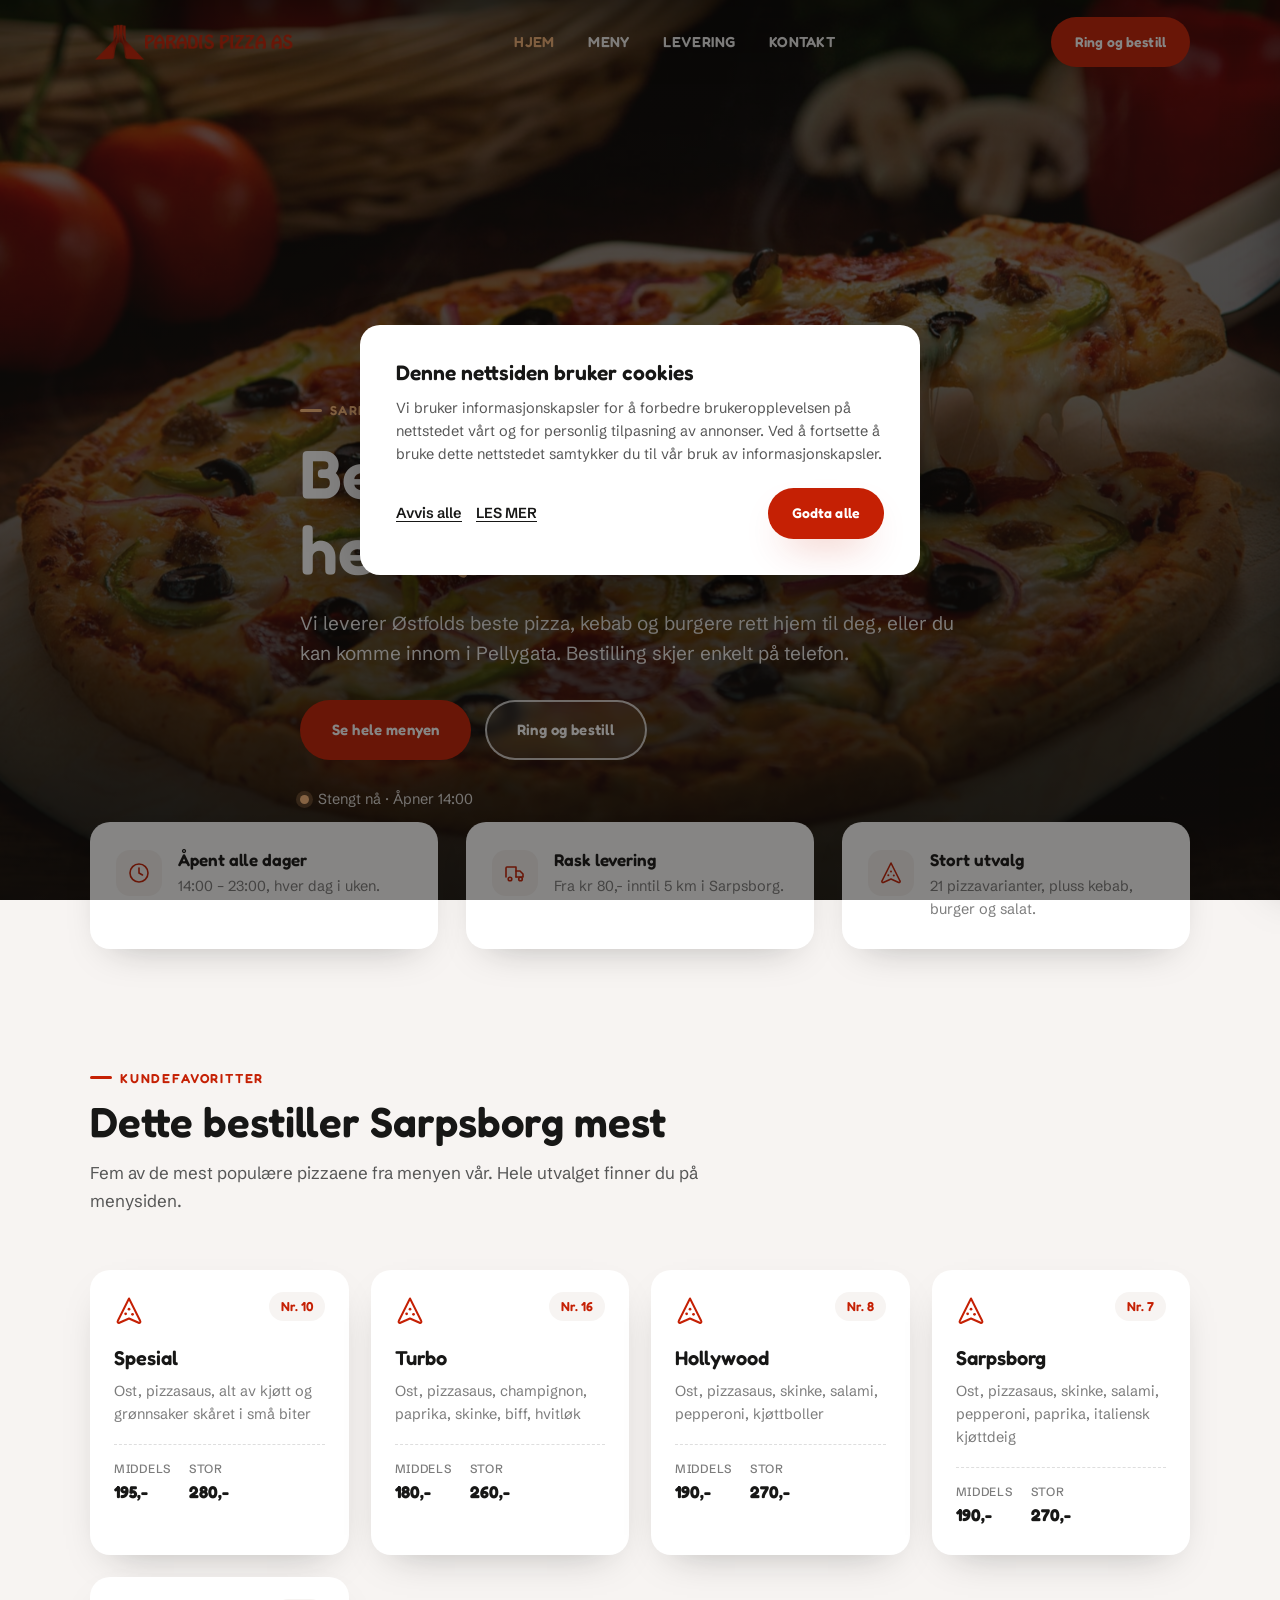
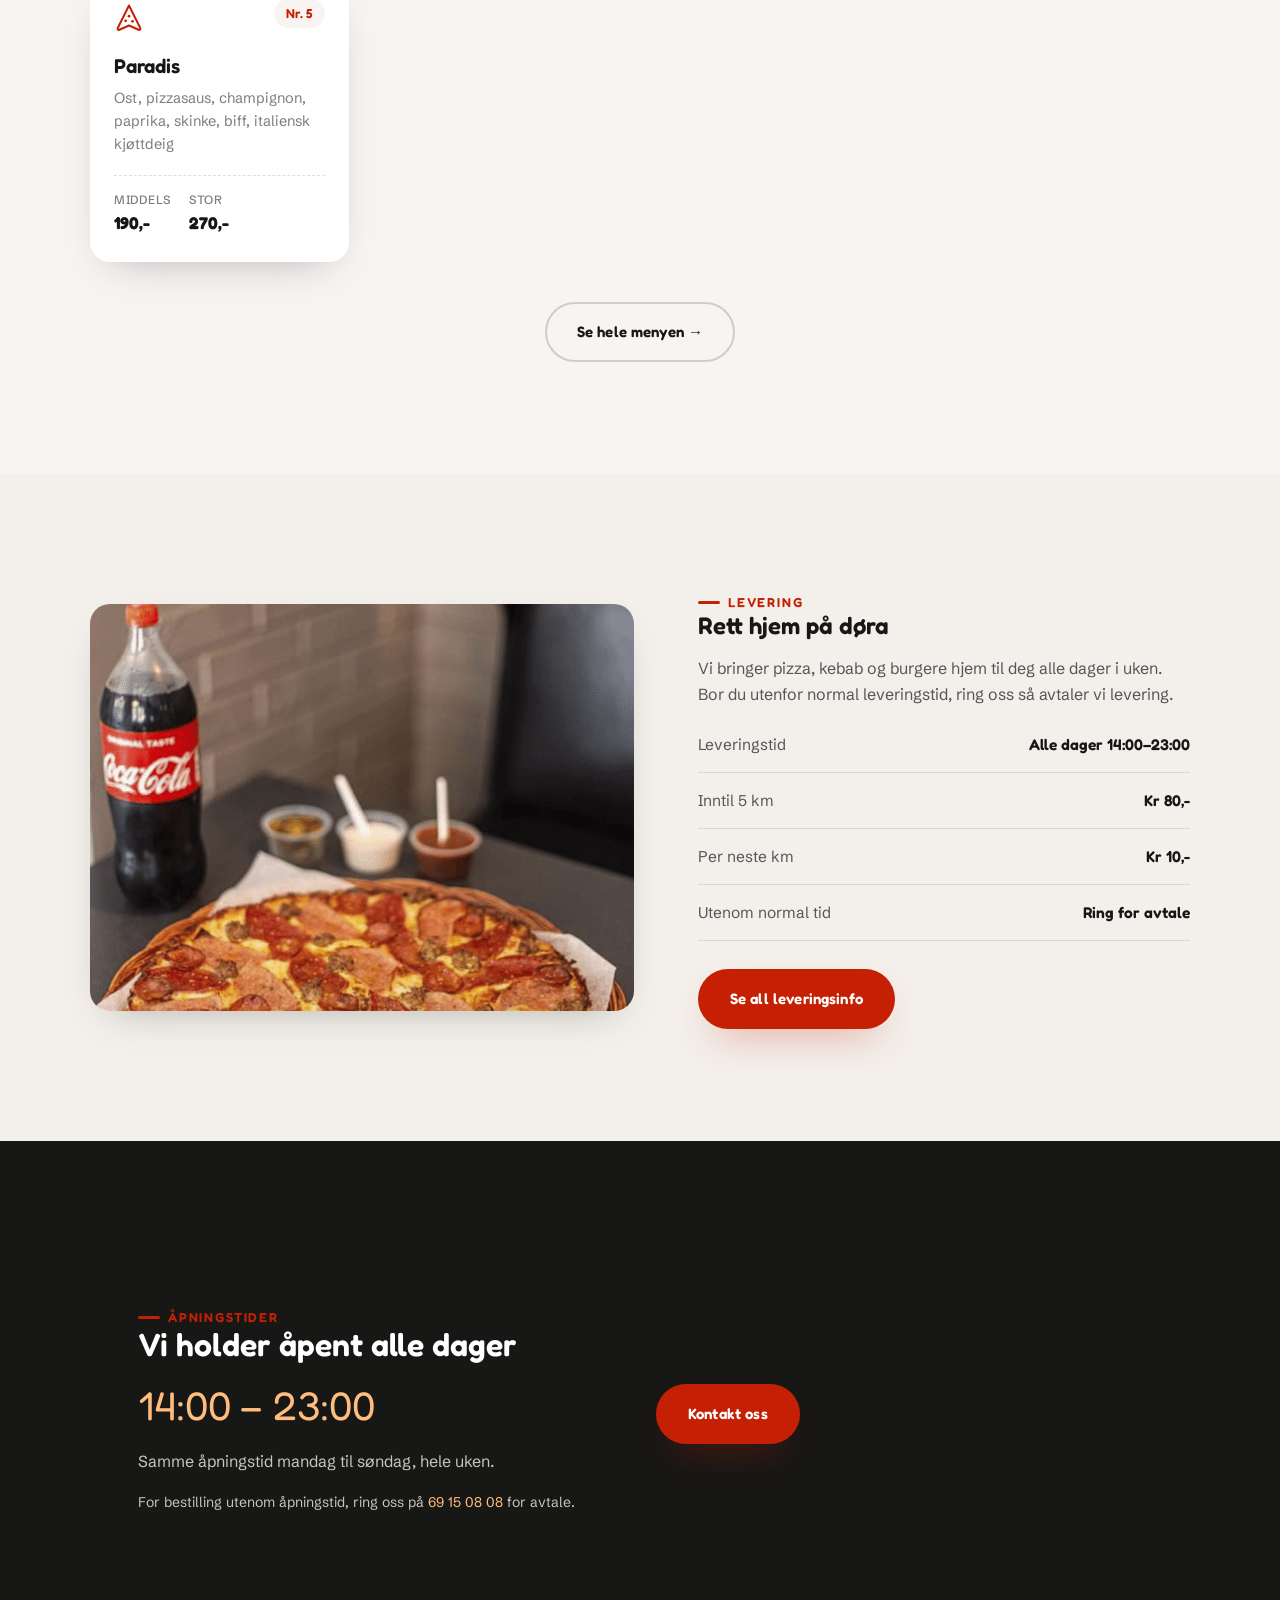
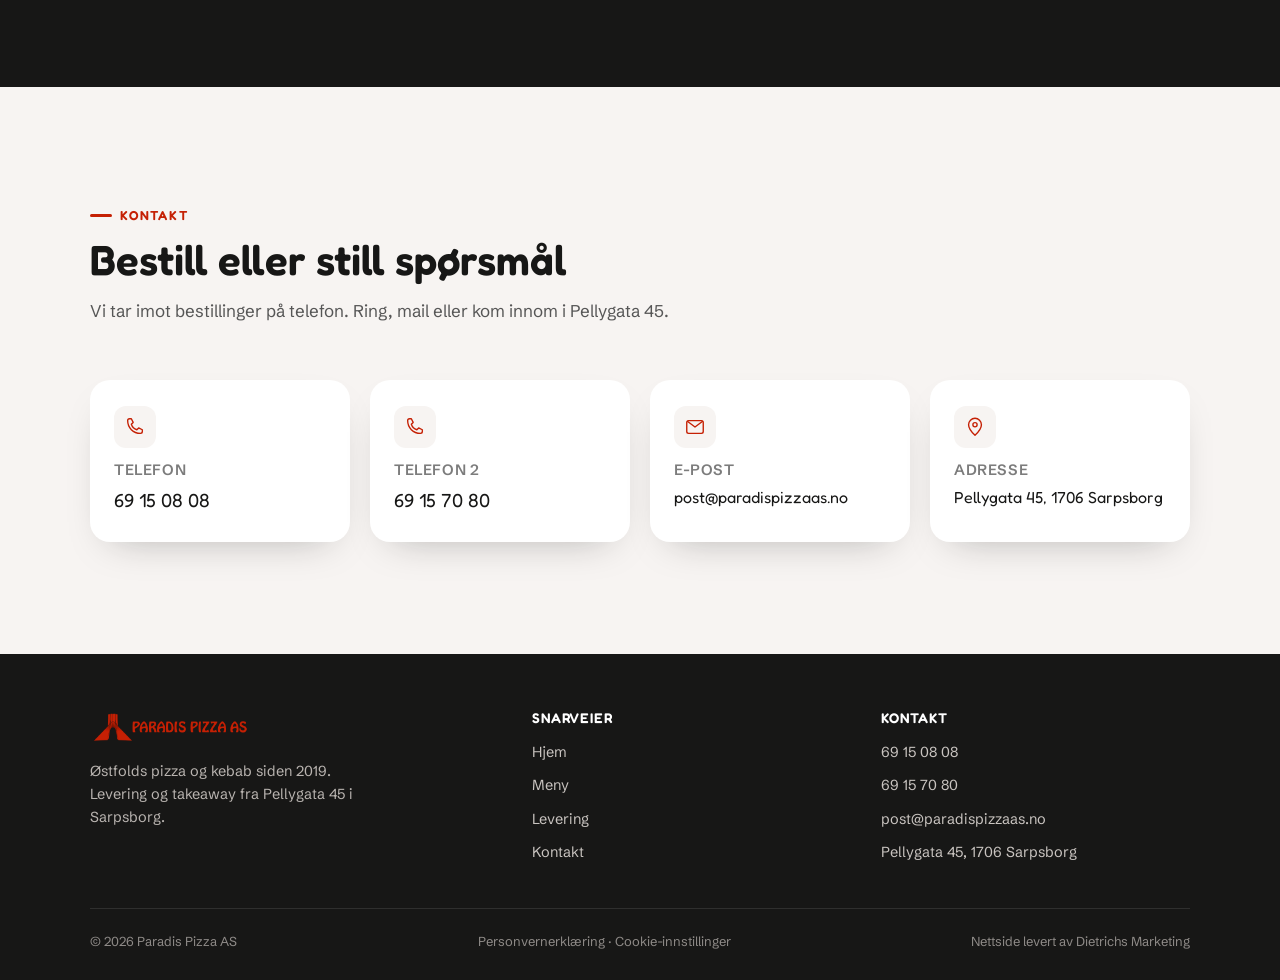
<file: index.html>
<!DOCTYPE html>
<html lang="no">
<head>
<meta charset="UTF-8">
<meta name="viewport" content="width=device-width, initial-scale=1">
<title>Paradis Pizza AS – Pizza og kebab i Sarpsborg | Takeaway</title>
<meta name="description" content="Paradis Pizza AS leverer Østfolds beste pizza, kebab og burgere i Sarpsborg. Åpent alle dager 14:00–23:00. Ring 69 15 08 08 for bestilling.">
<meta name="theme-color" content="#C52004">
<link rel="icon" href="assets/favicon.png">
<link rel="stylesheet" href="style.css">
</head>
<body>

<header class="site-header">
  <div class="container">
    <a class="brand" href="index.html"><img src="assets/ParadisLogo.png" alt="Paradis Pizza AS"></a>
    <nav class="nav-links">
      <a href="index.html" class="current">Hjem</a>
      <a href="meny.html">Meny</a>
      <a href="levering.html">Levering</a>
      <a href="kontakt.html">Kontakt</a>
    </nav>
    <div class="nav-right">
      <a class="btn btn-primary btn-sm nav-cta" href="tel:+4769150808">Ring og bestill</a>
      <button class="hamburger" aria-label="Åpne meny"><span></span><span></span><span></span></button>
    </div>
  </div>
</header>

<div class="scrim"></div>
<aside class="mobile-menu">
  <div class="mobile-menu-top">
    <img src="assets/ParadisLogo.png" alt="Paradis Pizza AS">
    <button class="mobile-close" aria-label="Lukk meny">✕</button>
  </div>
  <nav class="mobile-links">
    <a href="index.html" class="current">Hjem</a>
    <a href="meny.html">Meny</a>
    <a href="levering.html">Levering</a>
    <a href="kontakt.html">Kontakt</a>
  </nav>
  <div class="mobile-menu-bottom">
    <a class="btn btn-primary btn-block" href="tel:+4769150808">Ring: 69 15 08 08</a>
    <div class="contact-line">Pellygata 45, 1706 Sarpsborg</div>
  </div>
</aside>

<main>

  <section class="hero">
    <div class="hero-media">
      <img src="assets/hero-pizza.jpg" alt="Nybakt pizza fra Paradis Pizza AS" fetchpriority="high">
    </div>
    <div class="container hero-content">
      <span class="eyebrow">Sarpsborg · Takeaway &amp; levering</span>
      <h1>Beste pizza i hele <em>Østfold</em>!</h1>
      <p class="lead">Vi leverer Østfolds beste pizza, kebab og burgere rett hjem til deg, eller du kan komme innom i Pellygata. Bestilling skjer enkelt på telefon.</p>
      <div class="hero-actions">
        <a href="meny.html" class="btn btn-primary">Se hele menyen</a>
        <a href="tel:+4769150808" class="btn btn-ghost-light">Ring og bestill</a>
      </div>
      <div class="hero-status">
        <span class="dot"></span>
        <span class="label">Sjekker åpningstider …</span>
      </div>
    </div>
  </section>

  <div class="container">
    <div class="usp-row">
      <div class="usp-card reveal">
        <div class="icon"><svg viewBox="0 0 24 24" fill="none"><circle cx="12" cy="12" r="9" stroke="currentColor" stroke-width="1.6"/><path d="M12 7v5l3.5 2" stroke="currentColor" stroke-width="1.6" stroke-linecap="round"/></svg></div>
        <div><h3>Åpent alle dager</h3><p>14:00 – 23:00, hver dag i uken.</p></div>
      </div>
      <div class="usp-card reveal">
        <div class="icon"><svg viewBox="0 0 24 24" fill="none"><path d="M3 16V7a1 1 0 0 1 1-1h9v10" stroke="currentColor" stroke-width="1.6" stroke-linecap="round" stroke-linejoin="round"/><path d="M13 10h4l3 3v3h-7" stroke="currentColor" stroke-width="1.6" stroke-linecap="round" stroke-linejoin="round"/><circle cx="7" cy="18" r="1.8" stroke="currentColor" stroke-width="1.6"/><circle cx="17.5" cy="18" r="1.8" stroke="currentColor" stroke-width="1.6"/></svg></div>
        <div><h3>Rask levering</h3><p>Fra kr 80,- inntil 5 km i Sarpsborg.</p></div>
      </div>
      <div class="usp-card reveal">
        <div class="icon"><svg viewBox="0 0 24 24" fill="none"><path d="M12 2 21 20a1 1 0 0 1-1.3 1.4L12 18l-7.7 3.4A1 1 0 0 1 3 20L12 2Z" stroke="currentColor" stroke-width="1.6" stroke-linejoin="round"/><circle cx="12" cy="10.5" r="1" fill="currentColor"/><circle cx="9.3" cy="14.2" r="1" fill="currentColor"/><circle cx="14.8" cy="14.6" r="1" fill="currentColor"/></svg></div>
        <div><h3>Stort utvalg</h3><p>21 pizzavarianter, pluss kebab, burger og salat.</p></div>
      </div>
    </div>
  </div>

  <section class="section section-cream">
    <div class="container">
      <div class="section-head reveal">
        <span class="eyebrow">Kundefavoritter</span>
        <h2>Dette bestiller Sarpsborg mest</h2>
        <p>Fem av de mest populære pizzaene fra menyen vår. Hele utvalget finner du på menysiden.</p>
      </div>
      <div class="fav-grid" id="fav-grid"></div>
      <div class="fav-more reveal">
        <a href="meny.html" class="btn btn-ghost-dark">Se hele menyen →</a>
      </div>
    </div>
  </section>

  <section class="section section-alt">
    <div class="container">
      <div class="split">
        <div class="split-media reveal">
          <img src="assets/pizza-cola-table.png" alt="Pizza og brus servert på bordet" loading="lazy">
        </div>
        <div class="split-copy reveal">
          <span class="eyebrow">Levering</span>
          <h2>Rett hjem på døra</h2>
          <p>Vi bringer pizza, kebab og burgere hjem til deg alle dager i uken. Bor du utenfor normal leveringstid, ring oss så avtaler vi levering.</p>
          <ul class="fact-list">
            <li><span>Leveringstid</span> <b>Alle dager 14:00–23:00</b></li>
            <li><span>Inntil 5 km</span> <b>Kr 80,-</b></li>
            <li><span>Per neste km</span> <b>Kr 10,-</b></li>
            <li><span>Utenom normal tid</span> <b>Ring for avtale</b></li>
          </ul>
          <a href="levering.html" class="btn btn-primary">Se all leveringsinfo</a>
        </div>
      </div>
    </div>
  </section>

  <section class="section section-dark">
    <div class="container">
      <div class="hours-card reveal">
        <div>
          <span class="eyebrow">Åpningstider</span>
          <h2>Vi holder åpent alle dager</h2>
          <div class="hours-big">14:00 – 23:00</div>
          <p>Samme åpningstid mandag til søndag, hele uken.</p>
          <p class="hours-note">For bestilling utenom åpningstid, ring oss på <a href="tel:+4769150808" style="color:var(--peach)">69 15 08 08</a> for avtale.</p>
        </div>
        <div>
          <a href="kontakt.html" class="btn btn-primary">Kontakt oss</a>
        </div>
      </div>
    </div>
  </section>

  <section class="section section-cream">
    <div class="container">
      <div class="section-head reveal">
        <span class="eyebrow">Kontakt</span>
        <h2>Bestill eller still spørsmål</h2>
        <p>Vi tar imot bestillinger på telefon. Ring, mail eller kom innom i Pellygata 45.</p>
      </div>
      <div class="contact-grid">
        <div class="contact-card reveal">
          <div class="icon"><svg viewBox="0 0 24 24" fill="none"><path d="M4 5c0-1 1-2 2-2h2l2 4-2 2c1 3 3 5 6 6l2-2 4 2v2c0 1-1 2-2 2C10 19 4 13 4 5Z" stroke="currentColor" stroke-width="1.5" stroke-linejoin="round"/></svg></div>
          <h3>Telefon</h3>
          <a class="value" href="tel:+4769150808">69 15 08 08</a>
        </div>
        <div class="contact-card reveal">
          <div class="icon"><svg viewBox="0 0 24 24" fill="none"><path d="M4 5c0-1 1-2 2-2h2l2 4-2 2c1 3 3 5 6 6l2-2 4 2v2c0 1-1 2-2 2C10 19 4 13 4 5Z" stroke="currentColor" stroke-width="1.5" stroke-linejoin="round"/></svg></div>
          <h3>Telefon 2</h3>
          <a class="value" href="tel:+4769157080">69 15 70 80</a>
        </div>
        <div class="contact-card reveal">
          <div class="icon"><svg viewBox="0 0 24 24" fill="none"><rect x="3" y="5" width="18" height="14" rx="2" stroke="currentColor" stroke-width="1.5"/><path d="m4 6 8 6 8-6" stroke="currentColor" stroke-width="1.5" stroke-linecap="round" stroke-linejoin="round"/></svg></div>
          <h3>E-post</h3>
          <a class="value" href="mailto:post@paradispizzaas.no" style="font-size:16px">post@paradispizzaas.no</a>
        </div>
        <div class="contact-card reveal">
          <div class="icon"><svg viewBox="0 0 24 24" fill="none"><path d="M12 21s7-6.5 7-11.5A7 7 0 0 0 5 9.5C5 14.5 12 21 12 21Z" stroke="currentColor" stroke-width="1.5" stroke-linejoin="round"/><circle cx="12" cy="9.5" r="2.3" stroke="currentColor" stroke-width="1.5"/></svg></div>
          <h3>Adresse</h3>
          <span class="value" style="font-size:16px">Pellygata 45, 1706 Sarpsborg</span>
        </div>
      </div>
    </div>
  </section>

</main>

<footer class="site-footer">
  <div class="container">
    <div class="footer-grid">
      <div class="footer-brand">
        <img src="assets/ParadisLogo.png" alt="Paradis Pizza AS">
        <p>Østfolds pizza og kebab siden 2019. Levering og takeaway fra Pellygata 45 i Sarpsborg.</p>
      </div>
      <div class="footer-col">
        <h4>Snarveier</h4>
        <ul>
          <li><a href="index.html">Hjem</a></li>
          <li><a href="meny.html">Meny</a></li>
          <li><a href="levering.html">Levering</a></li>
          <li><a href="kontakt.html">Kontakt</a></li>
        </ul>
      </div>
      <div class="footer-col">
        <h4>Kontakt</h4>
        <ul>
          <li><a href="tel:+4769150808">69 15 08 08</a></li>
          <li><a href="tel:+4769157080">69 15 70 80</a></li>
          <li><a href="mailto:post@paradispizzaas.no">post@paradispizzaas.no</a></li>
          <li>Pellygata 45, 1706 Sarpsborg</li>
        </ul>
      </div>
    </div>
    <div class="footer-bottom">
      <span>© <span class="js-year">2026</span> Paradis Pizza AS</span>
      <span><a href="personvern.html">Personvernerklæring</a> · <a href="#" class="js-cookie-settings">Cookie-innstillinger</a></span>
      <span>Nettside levert av <a href="https://dmarketing.no" target="_blank" rel="noopener">Dietrichs Marketing</a></span>
    </div>
  </div>
</footer>

<a href="tel:+4769150808" class="call-fab" aria-label="Ring for bestilling"><svg viewBox="0 0 24 24" fill="none"><path d="M4 5c0-1 1-2 2-2h2l2 4-2 2c1 3 3 5 6 6l2-2 4 2v2c0 1-1 2-2 2C10 19 4 13 4 5Z" stroke="currentColor" stroke-width="1.7" stroke-linejoin="round"/></svg></a>

<div class="cookie-scrim" id="cookie-scrim">
  <div class="cookie-modal">
    <h2>Denne nettsiden bruker cookies</h2>
    <p>Vi bruker informasjonskapsler for å forbedre brukeropplevelsen på nettstedet vårt og for personlig tilpasning av annonser. Ved å fortsette å bruke dette nettstedet samtykker du til vår bruk av informasjonskapsler.</p>
    <div class="cookie-more" id="cookie-more">
      <h3>Personvernerklæring</h3>
      <p>Vi tar ditt personvern på alvor og har satt i verk nødvendige tekniske og organisatoriske sikkerhetstiltak for å beskytte dine personlige data. I denne personvernerklæringen vil vi informere deg om hvordan vi samler inn, bruker, oppbevarer og beskytter dine personlige data når du besøker vår nettside. Du kan finne vår organisasjonsnummer og kontaktinformasjon på vår kontaktside eller ved søk på domenet du nå besøker hos Norid.no eller whois.com, og videre søk på org.nr. i brreg.no.</p>
      <h3>Innsamling av data</h3>
      <p>Vi samler inn og lagrer opplysninger som du gir oss gjennom vårt kontaktskjema, inkludert ditt navn, e-postadresse og annen kontaktinformasjon. I tillegg benytter vi oss av Google Fonts, Google Analytics, Google Site Kit og Facebook Pixel for å forbedre nettsiden vår, analysere trafikken og forstå effekten av annonsering på Facebook-plattformen. Vi kan også benytte sosiale medier og andre plattformer for markedsføring, noe som kan resultere i innsamling av din informasjon. Vi formidler ikke dine personopplysninger til tredjeparter eller bruker de i andre systemer om de ikke står beskrevet her, eller du har godkjent formidling ved innsending av skjema. Et eksempel er til en mailtjeneste hvor du på forhånd har godkjent å motta eposter eller har frivillig meldt deg på et nyhetsbrev.</p>
      <h3>Google og dine personopplysninger</h3>
      <p>Vi bruker tjenester fra Google for å spore og måle trafikken på nettsiden vår, dette betyr at Google kan få tilgang til dine personopplysninger. Hvordan Google forholder seg til ditt personvern kan du lese <a href="https://policies.google.com/technologies/partner-sites" target="_blank" rel="noopener">her</a>.</p>
      <h3>Databruk</h3>
      <p>Vi bruker dine personlige data til å svare på forespørsler du sender via vårt kontaktskjema, for å forbedre brukeropplevelsen på vår nettside og for å utføre analyse for å forbedre nettsiden vår. Dine data kan bli lagret så lenge det er hensiktsmessig, med mindre du ber om sletting. Opplysningene lagres på serverne til våre leverandører. Du kan kontakte oss for å få informasjon om hvilken leverandør vi bruker.</p>
      <h3>Datasikkerhet</h3>
      <p>Vi har satt i verk nødvendige tekniske og organisatoriske sikkerhetstiltak for å beskytte dine personlige data mot uautorisert tilgang, endring, offentliggjøring eller ødeleggelse. Utover våre interne rutiner har også våre leverandører sine sikkerhetstiltak som du kan finne ut av ved å kontakte oss.</p>
      <h3>Dine rettigheter</h3>
      <p>Du har rett til å be om innsyn i de personopplysningene vi behandler om deg og hvordan de behandles. Du kan også be om korreksjon, sletting og begrensninger i behandlingen av personopplysninger i henhold til personopplysningsloven. Hvis du mener at vi ikke overholder dine rettigheter i henhold til personopplysningsloven, har du rett til å klage til den aktuelle tilsynsmyndigheten. Dette gjøres ved å sende klage til Datatilsynet, du finner informasjon om hvordan kontakte Datatilsynet på Datatilsynet sine nettsider. Vi følger Datatilsynets krav til GDPR, du finner info og dine rettigheter og våre plikter <a href="https://www.datatilsynet.no/rettigheter-og-plikter/virksomhetenes-plikter/informasjon-og-apenhet/hva-skal-virksomheten-gi-informasjon-om/" target="_blank" rel="noopener">her</a>.</p>
      <p>Du har rett til å klage til Datatilsynet om vi ikke etterfølger gjeldende lover og regler.</p>
    </div>
    <div class="cookie-actions">
      <div class="cookie-actions-row">
        <button class="cookie-link-btn" id="cookie-decline">Avvis alle</button>
        <button class="cookie-link-btn" id="cookie-more-btn">LES MER</button>
        <button class="btn btn-primary btn-sm" id="cookie-accept">Godta alle</button>
      </div>
    </div>
  </div>
</div>

<script src="app.js"></script>
</body>
</html>
</file>
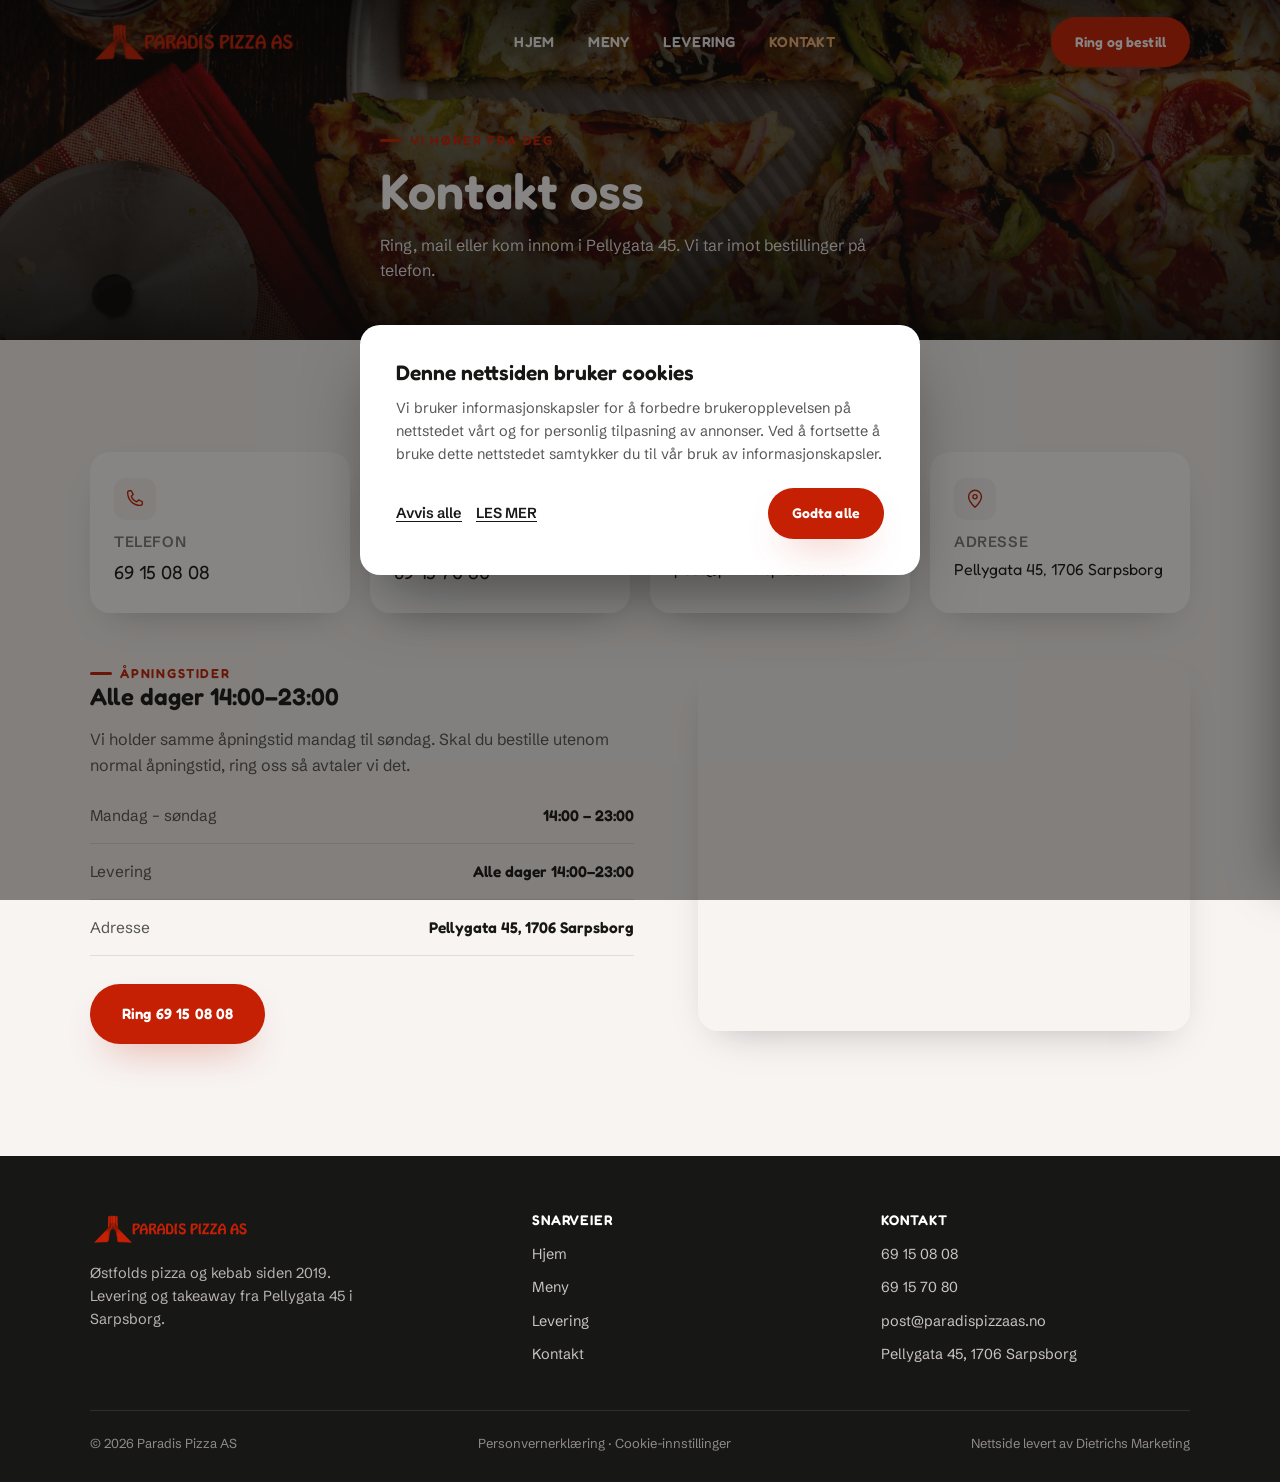
<file: kontakt.html>
<!DOCTYPE html>
<html lang="no">
<head>
<meta charset="UTF-8">
<meta name="viewport" content="width=device-width, initial-scale=1">
<title>Kontakt – Paradis Pizza AS</title>
<meta name="description" content="Kontakt Paradis Pizza AS i Sarpsborg. Telefon 69 15 08 08 / 69 15 70 80, e-post post@paradispizzaas.no, Pellygata 45, 1706 Sarpsborg.">
<meta name="theme-color" content="#C52004">
<link rel="icon" href="assets/favicon.png">
<link rel="stylesheet" href="style.css">
</head>
<body>

<header class="site-header">
  <div class="container">
    <a class="brand" href="index.html"><img src="assets/ParadisLogo.png" alt="Paradis Pizza AS"></a>
    <nav class="nav-links">
      <a href="index.html">Hjem</a>
      <a href="meny.html">Meny</a>
      <a href="levering.html">Levering</a>
      <a href="kontakt.html" class="current">Kontakt</a>
    </nav>
    <div class="nav-right">
      <a class="btn btn-primary btn-sm nav-cta" href="tel:+4769150808">Ring og bestill</a>
      <button class="hamburger" aria-label="Åpne meny"><span></span><span></span><span></span></button>
    </div>
  </div>
</header>

<div class="scrim"></div>
<aside class="mobile-menu">
  <div class="mobile-menu-top">
    <img src="assets/ParadisLogo.png" alt="Paradis Pizza AS">
    <button class="mobile-close" aria-label="Lukk meny">✕</button>
  </div>
  <nav class="mobile-links">
    <a href="index.html">Hjem</a>
    <a href="meny.html">Meny</a>
    <a href="levering.html">Levering</a>
    <a href="kontakt.html" class="current">Kontakt</a>
  </nav>
  <div class="mobile-menu-bottom">
    <a class="btn btn-primary btn-block" href="tel:+4769150808">Ring: 69 15 08 08</a>
    <div class="contact-line">Pellygata 45, 1706 Sarpsborg</div>
  </div>
</aside>

<main>

  <section class="page-hero">
    <div class="hero-media">
      <img src="assets/kontakt-bg.jpg" alt="Pizza skjæres i biter" fetchpriority="high">
    </div>
    <div class="container hero-content">
      <span class="eyebrow">Vi hører fra deg</span>
      <h1>Kontakt oss</h1>
      <p class="lead">Ring, mail eller kom innom i Pellygata 45. Vi tar imot bestillinger på telefon.</p>
    </div>
  </section>

  <section class="section section-cream">
    <div class="container">
      <div class="contact-grid" style="margin-bottom:44px">
        <div class="contact-card reveal">
          <div class="icon"><svg viewBox="0 0 24 24" fill="none"><path d="M4 5c0-1 1-2 2-2h2l2 4-2 2c1 3 3 5 6 6l2-2 4 2v2c0 1-1 2-2 2C10 19 4 13 4 5Z" stroke="currentColor" stroke-width="1.5" stroke-linejoin="round"/></svg></div>
          <h3>Telefon</h3>
          <a class="value" href="tel:+4769150808">69 15 08 08</a>
        </div>
        <div class="contact-card reveal">
          <div class="icon"><svg viewBox="0 0 24 24" fill="none"><path d="M4 5c0-1 1-2 2-2h2l2 4-2 2c1 3 3 5 6 6l2-2 4 2v2c0 1-1 2-2 2C10 19 4 13 4 5Z" stroke="currentColor" stroke-width="1.5" stroke-linejoin="round"/></svg></div>
          <h3>Telefon 2</h3>
          <a class="value" href="tel:+4769157080">69 15 70 80</a>
        </div>
        <div class="contact-card reveal">
          <div class="icon"><svg viewBox="0 0 24 24" fill="none"><rect x="3" y="5" width="18" height="14" rx="2" stroke="currentColor" stroke-width="1.5"/><path d="m4 6 8 6 8-6" stroke="currentColor" stroke-width="1.5" stroke-linecap="round" stroke-linejoin="round"/></svg></div>
          <h3>E-post</h3>
          <a class="value" href="mailto:post@paradispizzaas.no" style="font-size:16px">post@paradispizzaas.no</a>
        </div>
        <div class="contact-card reveal">
          <div class="icon"><svg viewBox="0 0 24 24" fill="none"><path d="M12 21s7-6.5 7-11.5A7 7 0 0 0 5 9.5C5 14.5 12 21 12 21Z" stroke="currentColor" stroke-width="1.5" stroke-linejoin="round"/><circle cx="12" cy="9.5" r="2.3" stroke="currentColor" stroke-width="1.5"/></svg></div>
          <h3>Adresse</h3>
          <span class="value" style="font-size:16px">Pellygata 45, 1706 Sarpsborg</span>
        </div>
      </div>

      <div class="split">
        <div class="split-copy reveal">
          <span class="eyebrow">Åpningstider</span>
          <h2>Alle dager 14:00–23:00</h2>
          <p>Vi holder samme åpningstid mandag til søndag. Skal du bestille utenom normal åpningstid, ring oss så avtaler vi det.</p>
          <ul class="fact-list">
            <li><span>Mandag – søndag</span> <b>14:00 – 23:00</b></li>
            <li><span>Levering</span> <b>Alle dager 14:00–23:00</b></li>
            <li><span>Adresse</span> <b>Pellygata 45, 1706 Sarpsborg</b></li>
          </ul>
          <a href="tel:+4769150808" class="btn btn-primary">Ring 69 15 08 08</a>
        </div>
        <div class="split-media reveal" style="aspect-ratio:4/3">
          <iframe class="map-frame" src="https://www.google.com/maps?q=Pellygata+45,+1706+Sarpsborg,+Norge&output=embed" loading="lazy" referrerpolicy="no-referrer-when-downgrade" title="Kart til Paradis Pizza AS, Pellygata 45, Sarpsborg"></iframe>
        </div>
      </div>
    </div>
  </section>

</main>

<footer class="site-footer">
  <div class="container">
    <div class="footer-grid">
      <div class="footer-brand">
        <img src="assets/ParadisLogo.png" alt="Paradis Pizza AS">
        <p>Østfolds pizza og kebab siden 2019. Levering og takeaway fra Pellygata 45 i Sarpsborg.</p>
      </div>
      <div class="footer-col">
        <h4>Snarveier</h4>
        <ul>
          <li><a href="index.html">Hjem</a></li>
          <li><a href="meny.html">Meny</a></li>
          <li><a href="levering.html">Levering</a></li>
          <li><a href="kontakt.html">Kontakt</a></li>
        </ul>
      </div>
      <div class="footer-col">
        <h4>Kontakt</h4>
        <ul>
          <li><a href="tel:+4769150808">69 15 08 08</a></li>
          <li><a href="tel:+4769157080">69 15 70 80</a></li>
          <li><a href="mailto:post@paradispizzaas.no">post@paradispizzaas.no</a></li>
          <li>Pellygata 45, 1706 Sarpsborg</li>
        </ul>
      </div>
    </div>
    <div class="footer-bottom">
      <span>© <span class="js-year">2026</span> Paradis Pizza AS</span>
      <span><a href="personvern.html">Personvernerklæring</a> · <a href="#" class="js-cookie-settings">Cookie-innstillinger</a></span>
      <span>Nettside levert av <a href="https://dmarketing.no" target="_blank" rel="noopener">Dietrichs Marketing</a></span>
    </div>
  </div>
</footer>

<a href="tel:+4769150808" class="call-fab" aria-label="Ring for bestilling"><svg viewBox="0 0 24 24" fill="none"><path d="M4 5c0-1 1-2 2-2h2l2 4-2 2c1 3 3 5 6 6l2-2 4 2v2c0 1-1 2-2 2C10 19 4 13 4 5Z" stroke="currentColor" stroke-width="1.7" stroke-linejoin="round"/></svg></a>

<div class="cookie-scrim" id="cookie-scrim">
  <div class="cookie-modal">
    <h2>Denne nettsiden bruker cookies</h2>
    <p>Vi bruker informasjonskapsler for å forbedre brukeropplevelsen på nettstedet vårt og for personlig tilpasning av annonser. Ved å fortsette å bruke dette nettstedet samtykker du til vår bruk av informasjonskapsler.</p>
    <div class="cookie-more" id="cookie-more">
      <h3>Personvernerklæring</h3>
      <p>Vi tar ditt personvern på alvor og har satt i verk nødvendige tekniske og organisatoriske sikkerhetstiltak for å beskytte dine personlige data. I denne personvernerklæringen vil vi informere deg om hvordan vi samler inn, bruker, oppbevarer og beskytter dine personlige data når du besøker vår nettside. Du kan finne vår organisasjonsnummer og kontaktinformasjon på vår kontaktside eller ved søk på domenet du nå besøker hos Norid.no eller whois.com, og videre søk på org.nr. i brreg.no.</p>
      <h3>Innsamling av data</h3>
      <p>Vi samler inn og lagrer opplysninger som du gir oss gjennom vårt kontaktskjema, inkludert ditt navn, e-postadresse og annen kontaktinformasjon. I tillegg benytter vi oss av Google Fonts, Google Analytics, Google Site Kit og Facebook Pixel for å forbedre nettsiden vår, analysere trafikken og forstå effekten av annonsering på Facebook-plattformen. Vi kan også benytte sosiale medier og andre plattformer for markedsføring, noe som kan resultere i innsamling av din informasjon. Vi formidler ikke dine personopplysninger til tredjeparter eller bruker de i andre systemer om de ikke står beskrevet her, eller du har godkjent formidling ved innsending av skjema. Et eksempel er til en mailtjeneste hvor du på forhånd har godkjent å motta eposter eller har frivillig meldt deg på et nyhetsbrev.</p>
      <h3>Google og dine personopplysninger</h3>
      <p>Vi bruker tjenester fra Google for å spore og måle trafikken på nettsiden vår, dette betyr at Google kan få tilgang til dine personopplysninger. Hvordan Google forholder seg til ditt personvern kan du lese <a href="https://policies.google.com/technologies/partner-sites" target="_blank" rel="noopener">her</a>.</p>
      <h3>Databruk</h3>
      <p>Vi bruker dine personlige data til å svare på forespørsler du sender via vårt kontaktskjema, for å forbedre brukeropplevelsen på vår nettside og for å utføre analyse for å forbedre nettsiden vår. Dine data kan bli lagret så lenge det er hensiktsmessig, med mindre du ber om sletting. Opplysningene lagres på serverne til våre leverandører. Du kan kontakte oss for å få informasjon om hvilken leverandør vi bruker.</p>
      <h3>Datasikkerhet</h3>
      <p>Vi har satt i verk nødvendige tekniske og organisatoriske sikkerhetstiltak for å beskytte dine personlige data mot uautorisert tilgang, endring, offentliggjøring eller ødeleggelse. Utover våre interne rutiner har også våre leverandører sine sikkerhetstiltak som du kan finne ut av ved å kontakte oss.</p>
      <h3>Dine rettigheter</h3>
      <p>Du har rett til å be om innsyn i de personopplysningene vi behandler om deg og hvordan de behandles. Du kan også be om korreksjon, sletting og begrensninger i behandlingen av personopplysninger i henhold til personopplysningsloven. Hvis du mener at vi ikke overholder dine rettigheter i henhold til personopplysningsloven, har du rett til å klage til den aktuelle tilsynsmyndigheten. Dette gjøres ved å sende klage til Datatilsynet, du finner informasjon om hvordan kontakte Datatilsynet på Datatilsynet sine nettsider. Vi følger Datatilsynets krav til GDPR, du finner info og dine rettigheter og våre plikter <a href="https://www.datatilsynet.no/rettigheter-og-plikter/virksomhetenes-plikter/informasjon-og-apenhet/hva-skal-virksomheten-gi-informasjon-om/" target="_blank" rel="noopener">her</a>.</p>
      <p>Du har rett til å klage til Datatilsynet om vi ikke etterfølger gjeldende lover og regler.</p>
    </div>
    <div class="cookie-actions">
      <div class="cookie-actions-row">
        <button class="cookie-link-btn" id="cookie-decline">Avvis alle</button>
        <button class="cookie-link-btn" id="cookie-more-btn">LES MER</button>
        <button class="btn btn-primary btn-sm" id="cookie-accept">Godta alle</button>
      </div>
    </div>
  </div>
</div>

<script src="app.js"></script>
</body>
</html>
</file>
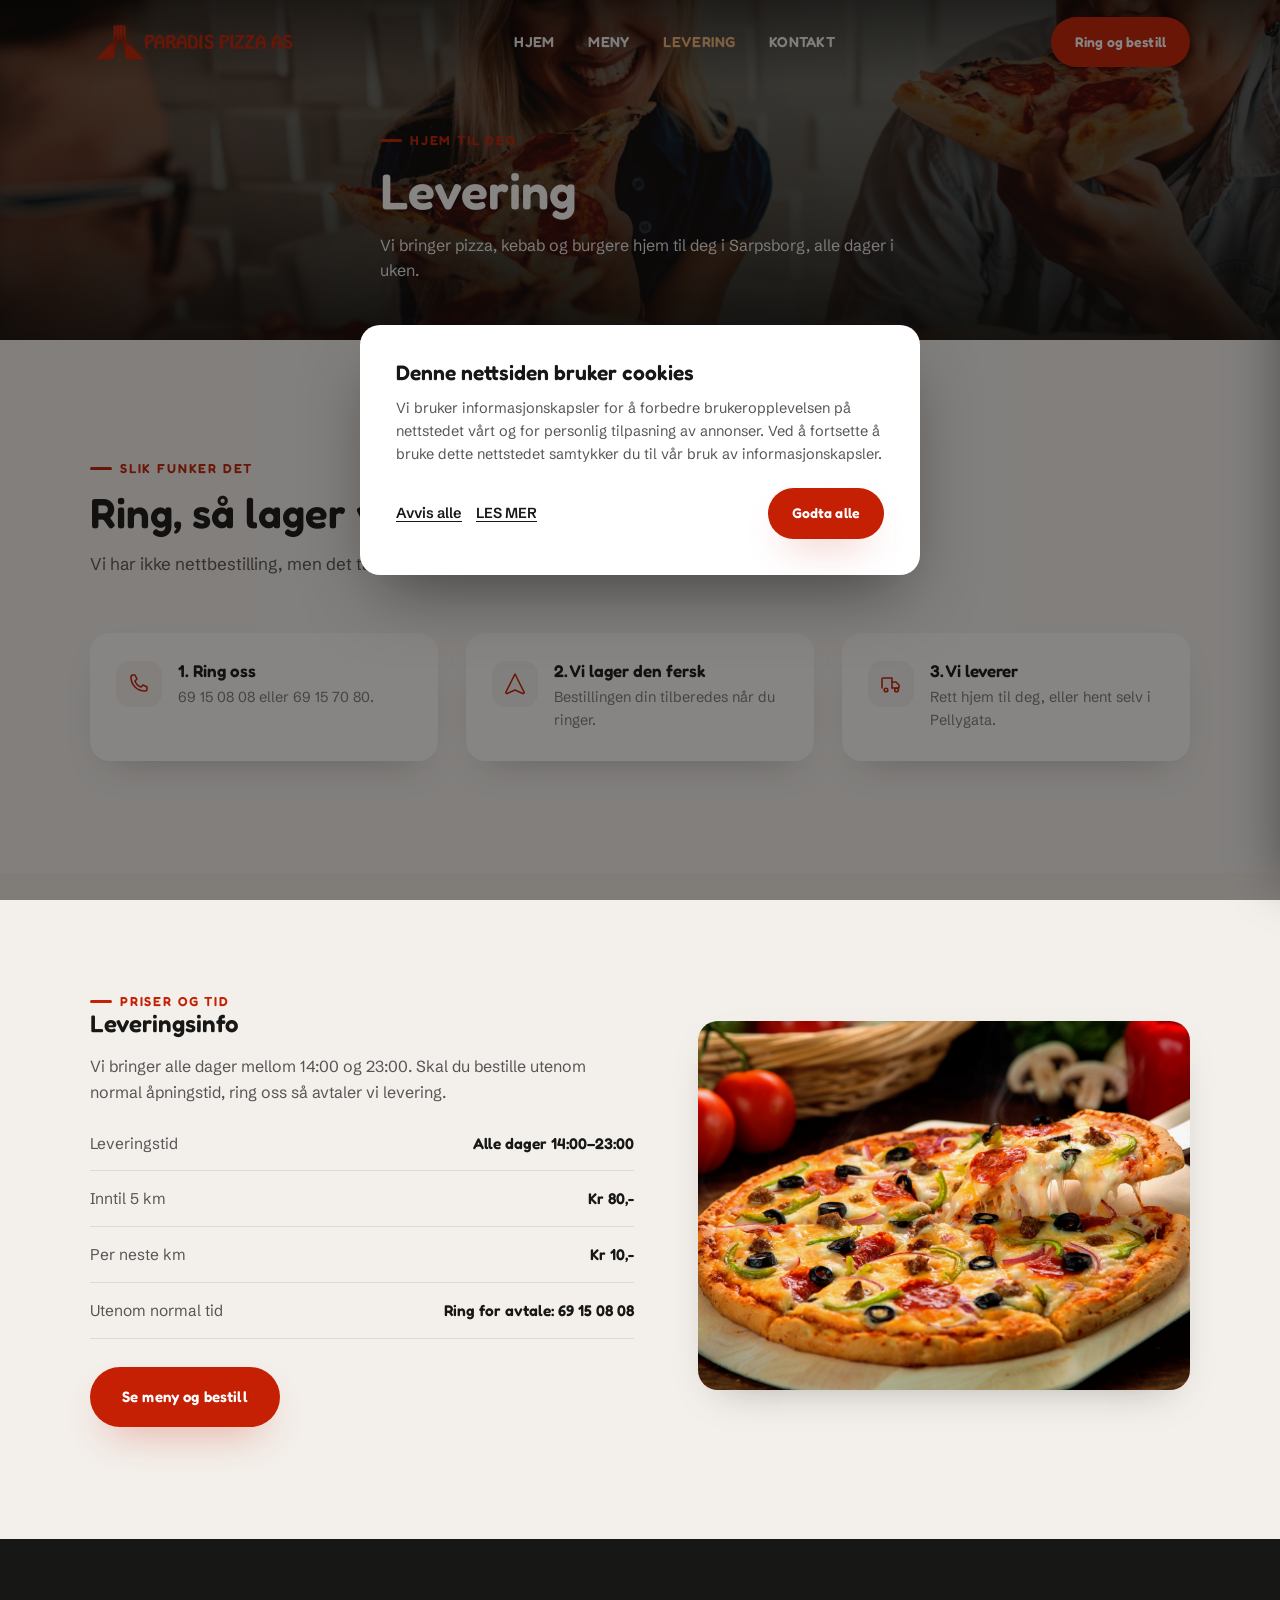
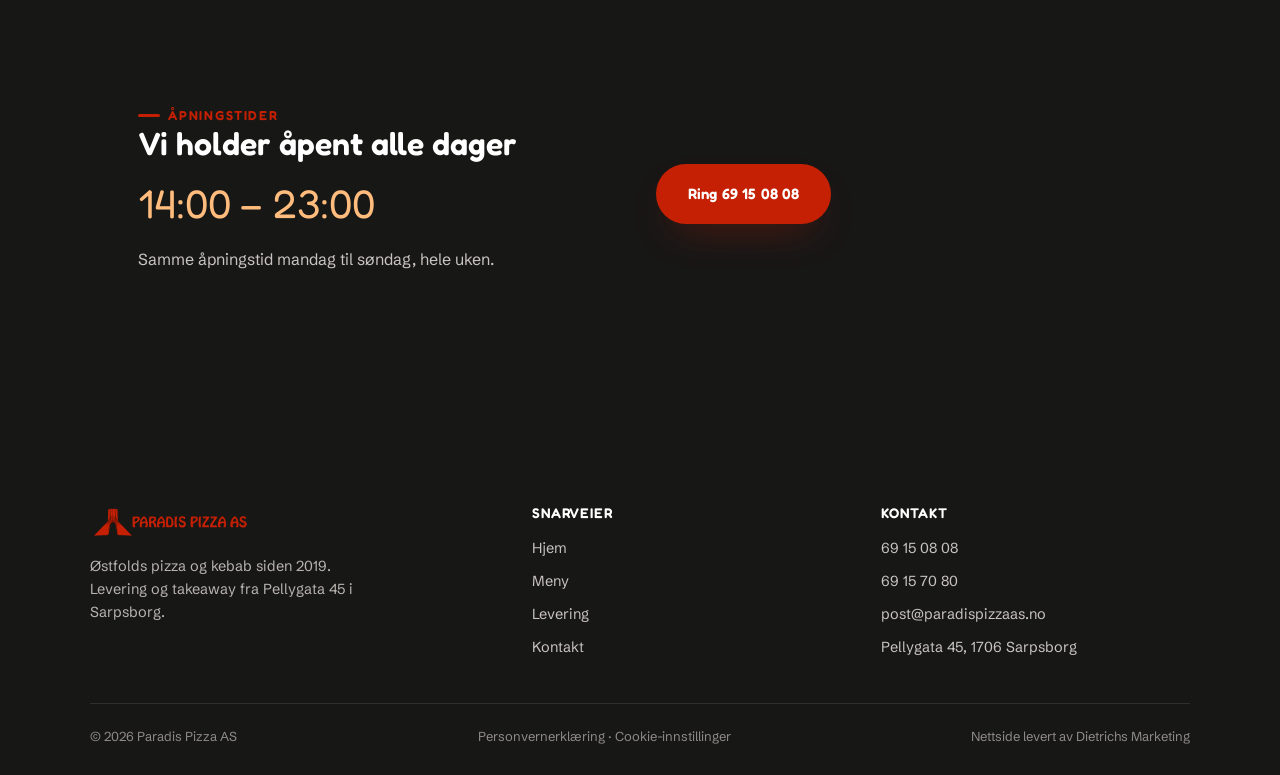
<file: levering.html>
<!DOCTYPE html>
<html lang="no">
<head>
<meta charset="UTF-8">
<meta name="viewport" content="width=device-width, initial-scale=1">
<title>Levering – Paradis Pizza AS</title>
<meta name="description" content="Paradis Pizza AS leverer pizza, kebab og burger hjem til deg i Sarpsborg. Alle dager 14:00–23:00. Inntil 5 km kr 80,-, per neste km kr 10,-.">
<meta name="theme-color" content="#C52004">
<link rel="icon" href="assets/favicon.png">
<link rel="stylesheet" href="style.css">
</head>
<body>

<header class="site-header">
  <div class="container">
    <a class="brand" href="index.html"><img src="assets/ParadisLogo.png" alt="Paradis Pizza AS"></a>
    <nav class="nav-links">
      <a href="index.html">Hjem</a>
      <a href="meny.html">Meny</a>
      <a href="levering.html" class="current">Levering</a>
      <a href="kontakt.html">Kontakt</a>
    </nav>
    <div class="nav-right">
      <a class="btn btn-primary btn-sm nav-cta" href="tel:+4769150808">Ring og bestill</a>
      <button class="hamburger" aria-label="Åpne meny"><span></span><span></span><span></span></button>
    </div>
  </div>
</header>

<div class="scrim"></div>
<aside class="mobile-menu">
  <div class="mobile-menu-top">
    <img src="assets/ParadisLogo.png" alt="Paradis Pizza AS">
    <button class="mobile-close" aria-label="Lukk meny">✕</button>
  </div>
  <nav class="mobile-links">
    <a href="index.html">Hjem</a>
    <a href="meny.html">Meny</a>
    <a href="levering.html" class="current">Levering</a>
    <a href="kontakt.html">Kontakt</a>
  </nav>
  <div class="mobile-menu-bottom">
    <a class="btn btn-primary btn-block" href="tel:+4769150808">Ring: 69 15 08 08</a>
    <div class="contact-line">Pellygata 45, 1706 Sarpsborg</div>
  </div>
</aside>

<main>

  <section class="page-hero">
    <div class="hero-media">
      <img src="assets/levering-bg.jpg" alt="Venner som spiser pizza sammen" fetchpriority="high">
    </div>
    <div class="container hero-content">
      <span class="eyebrow">Hjem til deg</span>
      <h1>Levering</h1>
      <p class="lead">Vi bringer pizza, kebab og burgere hjem til deg i Sarpsborg, alle dager i uken.</p>
    </div>
  </section>

  <section class="section section-cream">
    <div class="container">
      <div class="section-head reveal">
        <span class="eyebrow">Slik funker det</span>
        <h2>Ring, så lager vi maten fersk</h2>
        <p>Vi har ikke nettbestilling, men det tar under et minutt å bestille på telefon.</p>
      </div>
      <div class="usp-row" style="margin-top:0">
        <div class="usp-card reveal">
          <div class="icon"><svg viewBox="0 0 24 24" fill="none"><path d="M4 5c0-1 1-2 2-2h2l2 4-2 2c1 3 3 5 6 6l2-2 4 2v2c0 1-1 2-2 2C10 19 4 13 4 5Z" stroke="currentColor" stroke-width="1.6" stroke-linejoin="round"/></svg></div>
          <div><h3>1. Ring oss</h3><p>69 15 08 08 eller 69 15 70 80.</p></div>
        </div>
        <div class="usp-card reveal">
          <div class="icon"><svg viewBox="0 0 24 24" fill="none"><path d="M12 2 21 20a1 1 0 0 1-1.3 1.4L12 18l-7.7 3.4A1 1 0 0 1 3 20L12 2Z" stroke="currentColor" stroke-width="1.6" stroke-linejoin="round"/></svg></div>
          <div><h3>2. Vi lager den fersk</h3><p>Bestillingen din tilberedes når du ringer.</p></div>
        </div>
        <div class="usp-card reveal">
          <div class="icon"><svg viewBox="0 0 24 24" fill="none"><path d="M3 16V7a1 1 0 0 1 1-1h9v10" stroke="currentColor" stroke-width="1.6" stroke-linecap="round" stroke-linejoin="round"/><path d="M13 10h4l3 3v3h-7" stroke="currentColor" stroke-width="1.6" stroke-linecap="round" stroke-linejoin="round"/><circle cx="7" cy="18" r="1.8" stroke="currentColor" stroke-width="1.6"/><circle cx="17.5" cy="18" r="1.8" stroke="currentColor" stroke-width="1.6"/></svg></div>
          <div><h3>3. Vi leverer</h3><p>Rett hjem til deg, eller hent selv i Pellygata.</p></div>
        </div>
      </div>
    </div>
  </section>

  <section class="section section-alt">
    <div class="container">
      <div class="split reverse">
        <div class="split-media reveal">
          <img src="assets/hero-pizza.jpg" alt="Nybakt pizza klar for levering" loading="lazy">
        </div>
        <div class="split-copy reveal">
          <span class="eyebrow">Priser og tid</span>
          <h2>Leveringsinfo</h2>
          <p>Vi bringer alle dager mellom 14:00 og 23:00. Skal du bestille utenom normal åpningstid, ring oss så avtaler vi levering.</p>
          <ul class="fact-list">
            <li><span>Leveringstid</span> <b>Alle dager 14:00–23:00</b></li>
            <li><span>Inntil 5 km</span> <b>Kr 80,-</b></li>
            <li><span>Per neste km</span> <b>Kr 10,-</b></li>
            <li><span>Utenom normal tid</span> <b>Ring for avtale: 69 15 08 08</b></li>
          </ul>
          <a href="meny.html" class="btn btn-primary">Se meny og bestill</a>
        </div>
      </div>
    </div>
  </section>

  <section class="section section-dark">
    <div class="container">
      <div class="hours-card reveal">
        <div>
          <span class="eyebrow">Åpningstider</span>
          <h2>Vi holder åpent alle dager</h2>
          <div class="hours-big">14:00 – 23:00</div>
          <p>Samme åpningstid mandag til søndag, hele uken.</p>
        </div>
        <div>
          <a href="tel:+4769150808" class="btn btn-primary">Ring 69 15 08 08</a>
        </div>
      </div>
    </div>
  </section>

</main>

<footer class="site-footer">
  <div class="container">
    <div class="footer-grid">
      <div class="footer-brand">
        <img src="assets/ParadisLogo.png" alt="Paradis Pizza AS">
        <p>Østfolds pizza og kebab siden 2019. Levering og takeaway fra Pellygata 45 i Sarpsborg.</p>
      </div>
      <div class="footer-col">
        <h4>Snarveier</h4>
        <ul>
          <li><a href="index.html">Hjem</a></li>
          <li><a href="meny.html">Meny</a></li>
          <li><a href="levering.html">Levering</a></li>
          <li><a href="kontakt.html">Kontakt</a></li>
        </ul>
      </div>
      <div class="footer-col">
        <h4>Kontakt</h4>
        <ul>
          <li><a href="tel:+4769150808">69 15 08 08</a></li>
          <li><a href="tel:+4769157080">69 15 70 80</a></li>
          <li><a href="mailto:post@paradispizzaas.no">post@paradispizzaas.no</a></li>
          <li>Pellygata 45, 1706 Sarpsborg</li>
        </ul>
      </div>
    </div>
    <div class="footer-bottom">
      <span>© <span class="js-year">2026</span> Paradis Pizza AS</span>
      <span><a href="personvern.html">Personvernerklæring</a> · <a href="#" class="js-cookie-settings">Cookie-innstillinger</a></span>
      <span>Nettside levert av <a href="https://dmarketing.no" target="_blank" rel="noopener">Dietrichs Marketing</a></span>
    </div>
  </div>
</footer>

<a href="tel:+4769150808" class="call-fab" aria-label="Ring for bestilling"><svg viewBox="0 0 24 24" fill="none"><path d="M4 5c0-1 1-2 2-2h2l2 4-2 2c1 3 3 5 6 6l2-2 4 2v2c0 1-1 2-2 2C10 19 4 13 4 5Z" stroke="currentColor" stroke-width="1.7" stroke-linejoin="round"/></svg></a>

<div class="cookie-scrim" id="cookie-scrim">
  <div class="cookie-modal">
    <h2>Denne nettsiden bruker cookies</h2>
    <p>Vi bruker informasjonskapsler for å forbedre brukeropplevelsen på nettstedet vårt og for personlig tilpasning av annonser. Ved å fortsette å bruke dette nettstedet samtykker du til vår bruk av informasjonskapsler.</p>
    <div class="cookie-more" id="cookie-more">
      <h3>Personvernerklæring</h3>
      <p>Vi tar ditt personvern på alvor og har satt i verk nødvendige tekniske og organisatoriske sikkerhetstiltak for å beskytte dine personlige data. I denne personvernerklæringen vil vi informere deg om hvordan vi samler inn, bruker, oppbevarer og beskytter dine personlige data når du besøker vår nettside. Du kan finne vår organisasjonsnummer og kontaktinformasjon på vår kontaktside eller ved søk på domenet du nå besøker hos Norid.no eller whois.com, og videre søk på org.nr. i brreg.no.</p>
      <h3>Innsamling av data</h3>
      <p>Vi samler inn og lagrer opplysninger som du gir oss gjennom vårt kontaktskjema, inkludert ditt navn, e-postadresse og annen kontaktinformasjon. I tillegg benytter vi oss av Google Fonts, Google Analytics, Google Site Kit og Facebook Pixel for å forbedre nettsiden vår, analysere trafikken og forstå effekten av annonsering på Facebook-plattformen. Vi kan også benytte sosiale medier og andre plattformer for markedsføring, noe som kan resultere i innsamling av din informasjon. Vi formidler ikke dine personopplysninger til tredjeparter eller bruker de i andre systemer om de ikke står beskrevet her, eller du har godkjent formidling ved innsending av skjema. Et eksempel er til en mailtjeneste hvor du på forhånd har godkjent å motta eposter eller har frivillig meldt deg på et nyhetsbrev.</p>
      <h3>Google og dine personopplysninger</h3>
      <p>Vi bruker tjenester fra Google for å spore og måle trafikken på nettsiden vår, dette betyr at Google kan få tilgang til dine personopplysninger. Hvordan Google forholder seg til ditt personvern kan du lese <a href="https://policies.google.com/technologies/partner-sites" target="_blank" rel="noopener">her</a>.</p>
      <h3>Databruk</h3>
      <p>Vi bruker dine personlige data til å svare på forespørsler du sender via vårt kontaktskjema, for å forbedre brukeropplevelsen på vår nettside og for å utføre analyse for å forbedre nettsiden vår. Dine data kan bli lagret så lenge det er hensiktsmessig, med mindre du ber om sletting. Opplysningene lagres på serverne til våre leverandører. Du kan kontakte oss for å få informasjon om hvilken leverandør vi bruker.</p>
      <h3>Datasikkerhet</h3>
      <p>Vi har satt i verk nødvendige tekniske og organisatoriske sikkerhetstiltak for å beskytte dine personlige data mot uautorisert tilgang, endring, offentliggjøring eller ødeleggelse. Utover våre interne rutiner har også våre leverandører sine sikkerhetstiltak som du kan finne ut av ved å kontakte oss.</p>
      <h3>Dine rettigheter</h3>
      <p>Du har rett til å be om innsyn i de personopplysningene vi behandler om deg og hvordan de behandles. Du kan også be om korreksjon, sletting og begrensninger i behandlingen av personopplysninger i henhold til personopplysningsloven. Hvis du mener at vi ikke overholder dine rettigheter i henhold til personopplysningsloven, har du rett til å klage til den aktuelle tilsynsmyndigheten. Dette gjøres ved å sende klage til Datatilsynet, du finner informasjon om hvordan kontakte Datatilsynet på Datatilsynet sine nettsider. Vi følger Datatilsynets krav til GDPR, du finner info og dine rettigheter og våre plikter <a href="https://www.datatilsynet.no/rettigheter-og-plikter/virksomhetenes-plikter/informasjon-og-apenhet/hva-skal-virksomheten-gi-informasjon-om/" target="_blank" rel="noopener">her</a>.</p>
      <p>Du har rett til å klage til Datatilsynet om vi ikke etterfølger gjeldende lover og regler.</p>
    </div>
    <div class="cookie-actions">
      <div class="cookie-actions-row">
        <button class="cookie-link-btn" id="cookie-decline">Avvis alle</button>
        <button class="cookie-link-btn" id="cookie-more-btn">LES MER</button>
        <button class="btn btn-primary btn-sm" id="cookie-accept">Godta alle</button>
      </div>
    </div>
  </div>
</div>

<script src="app.js"></script>
</body>
</html>
</file>
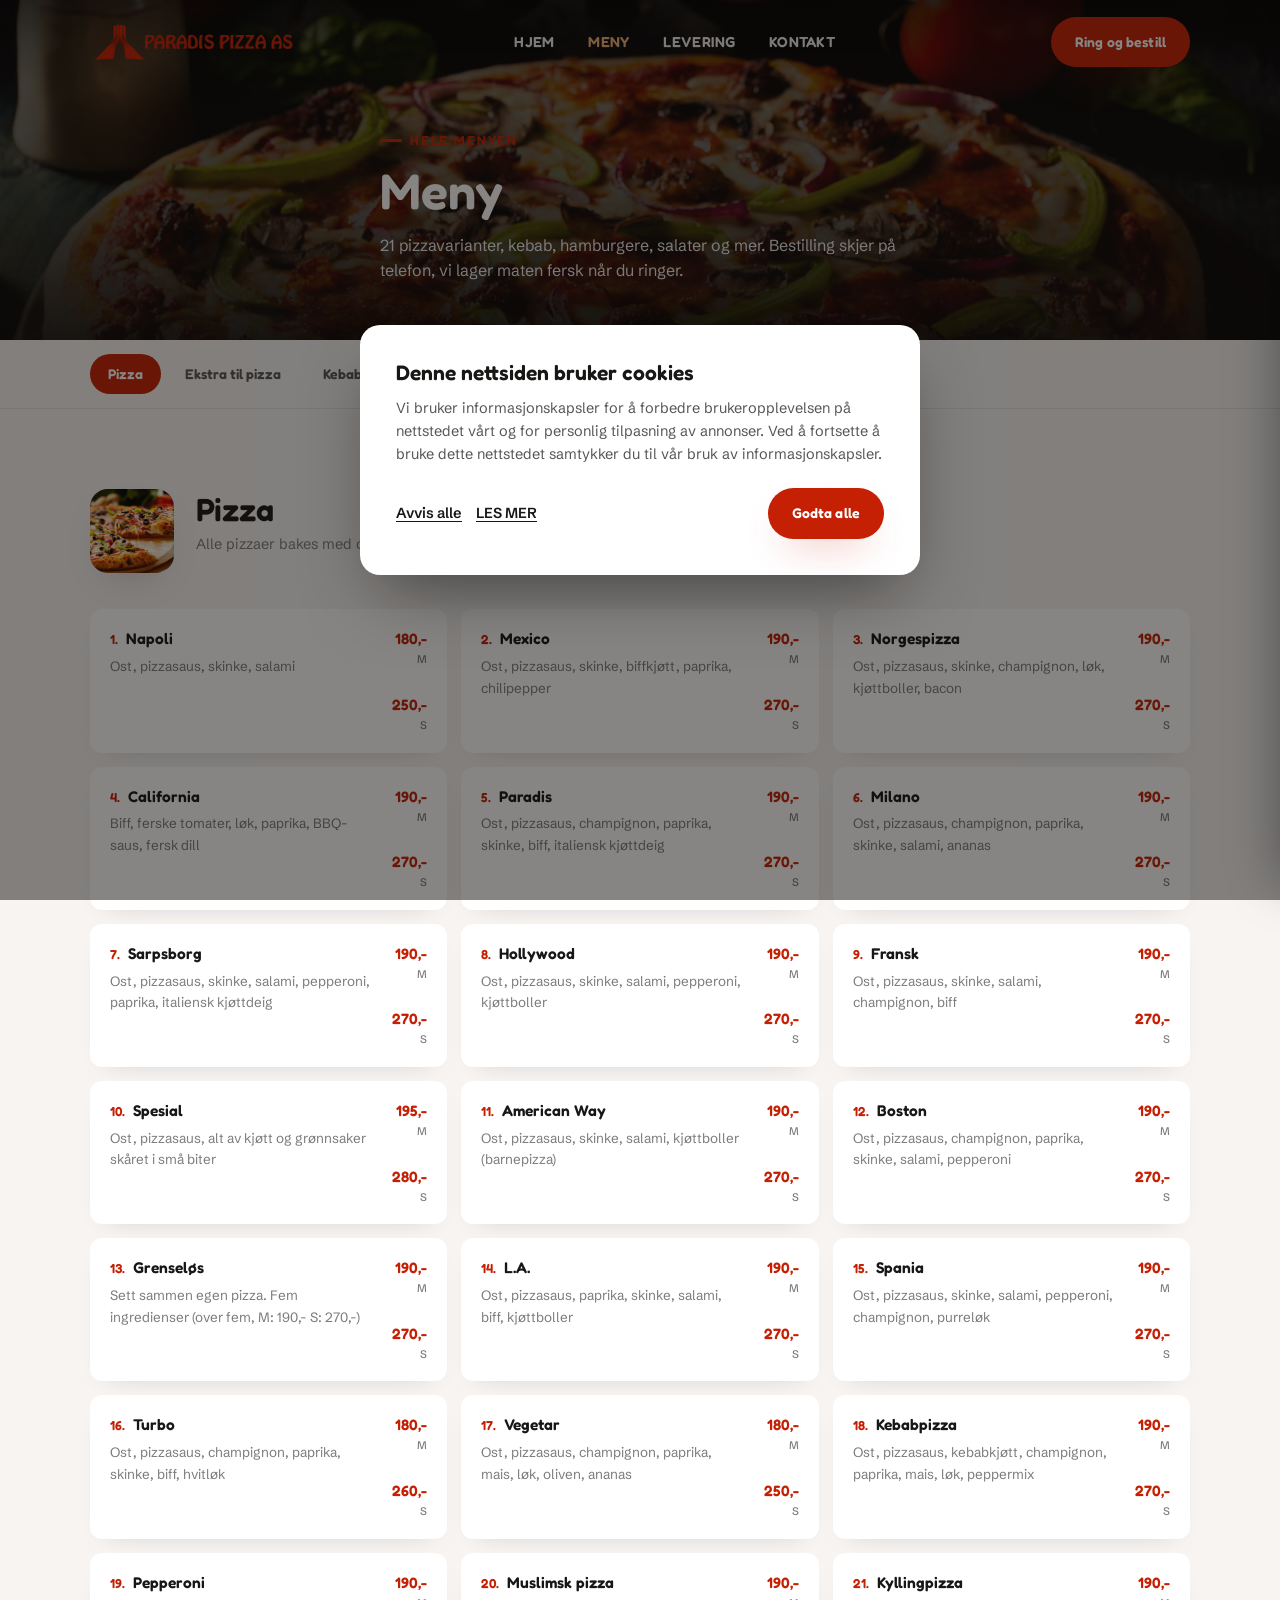
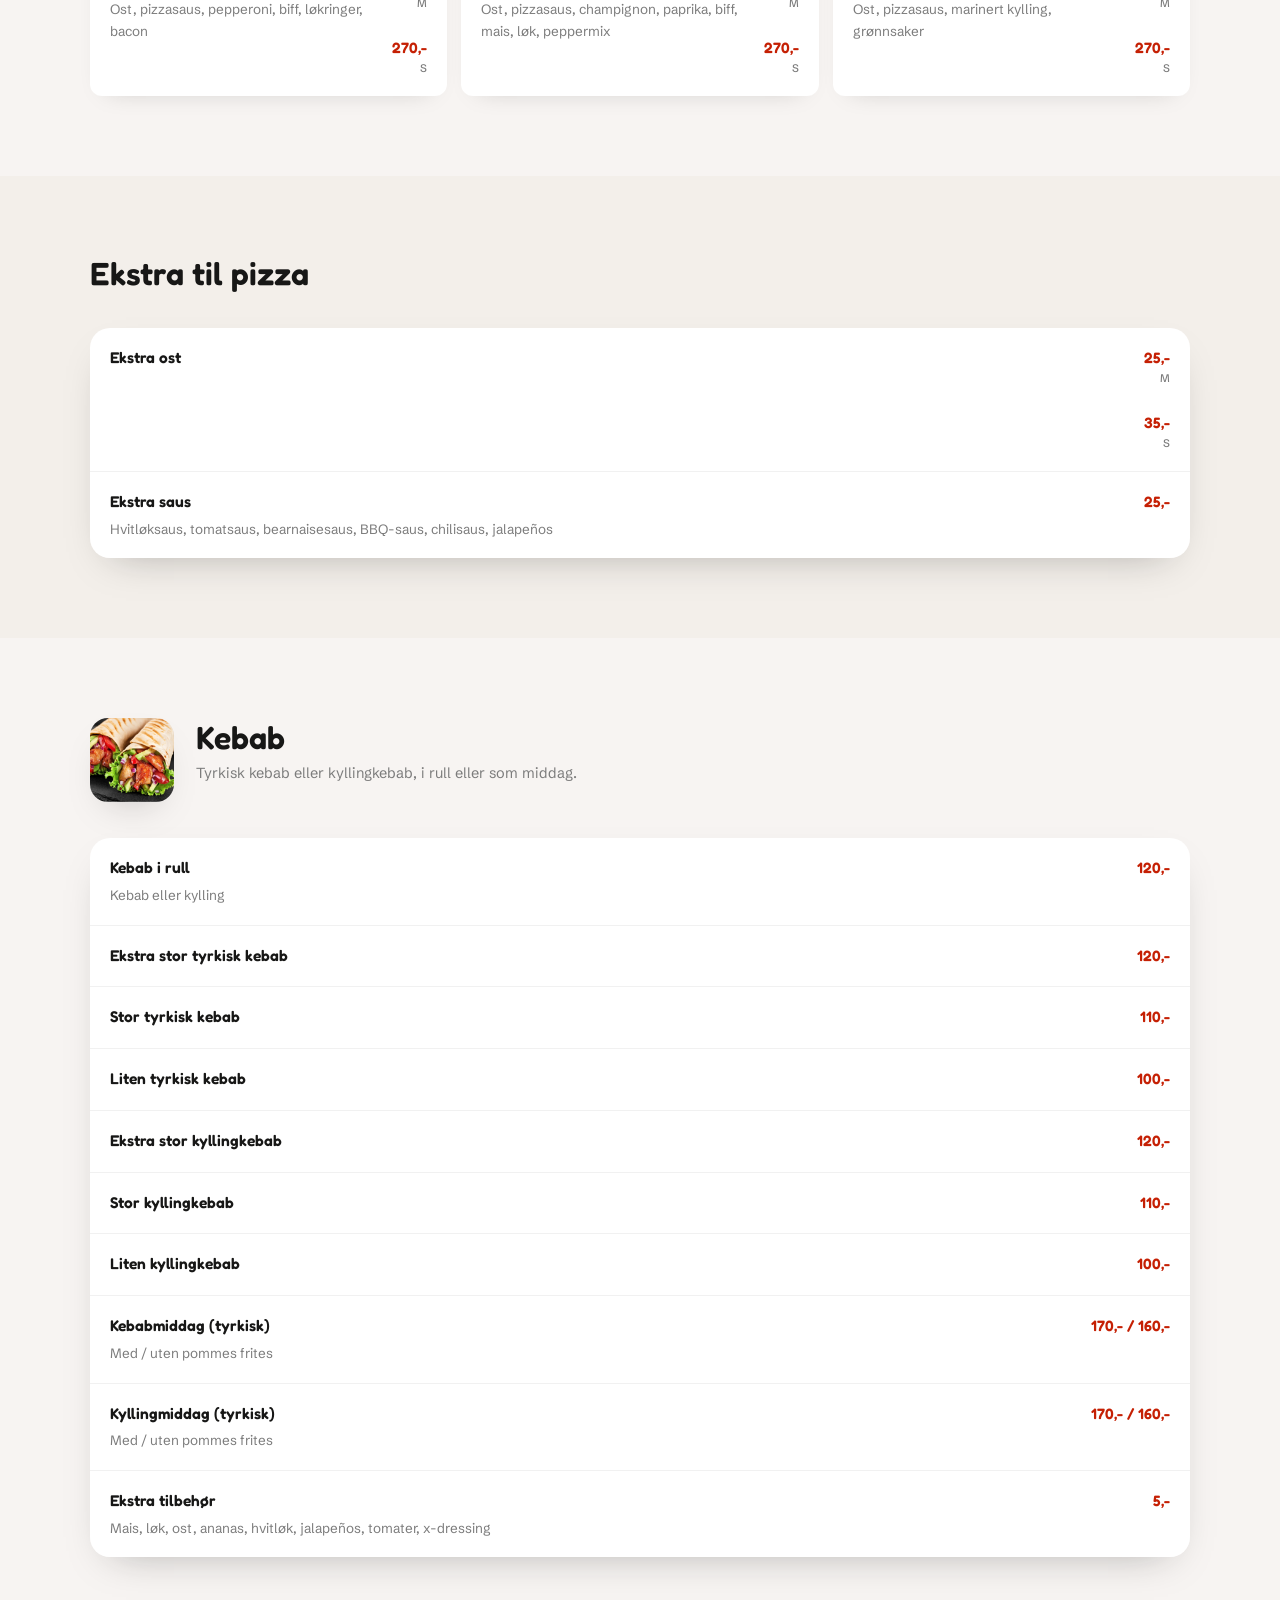
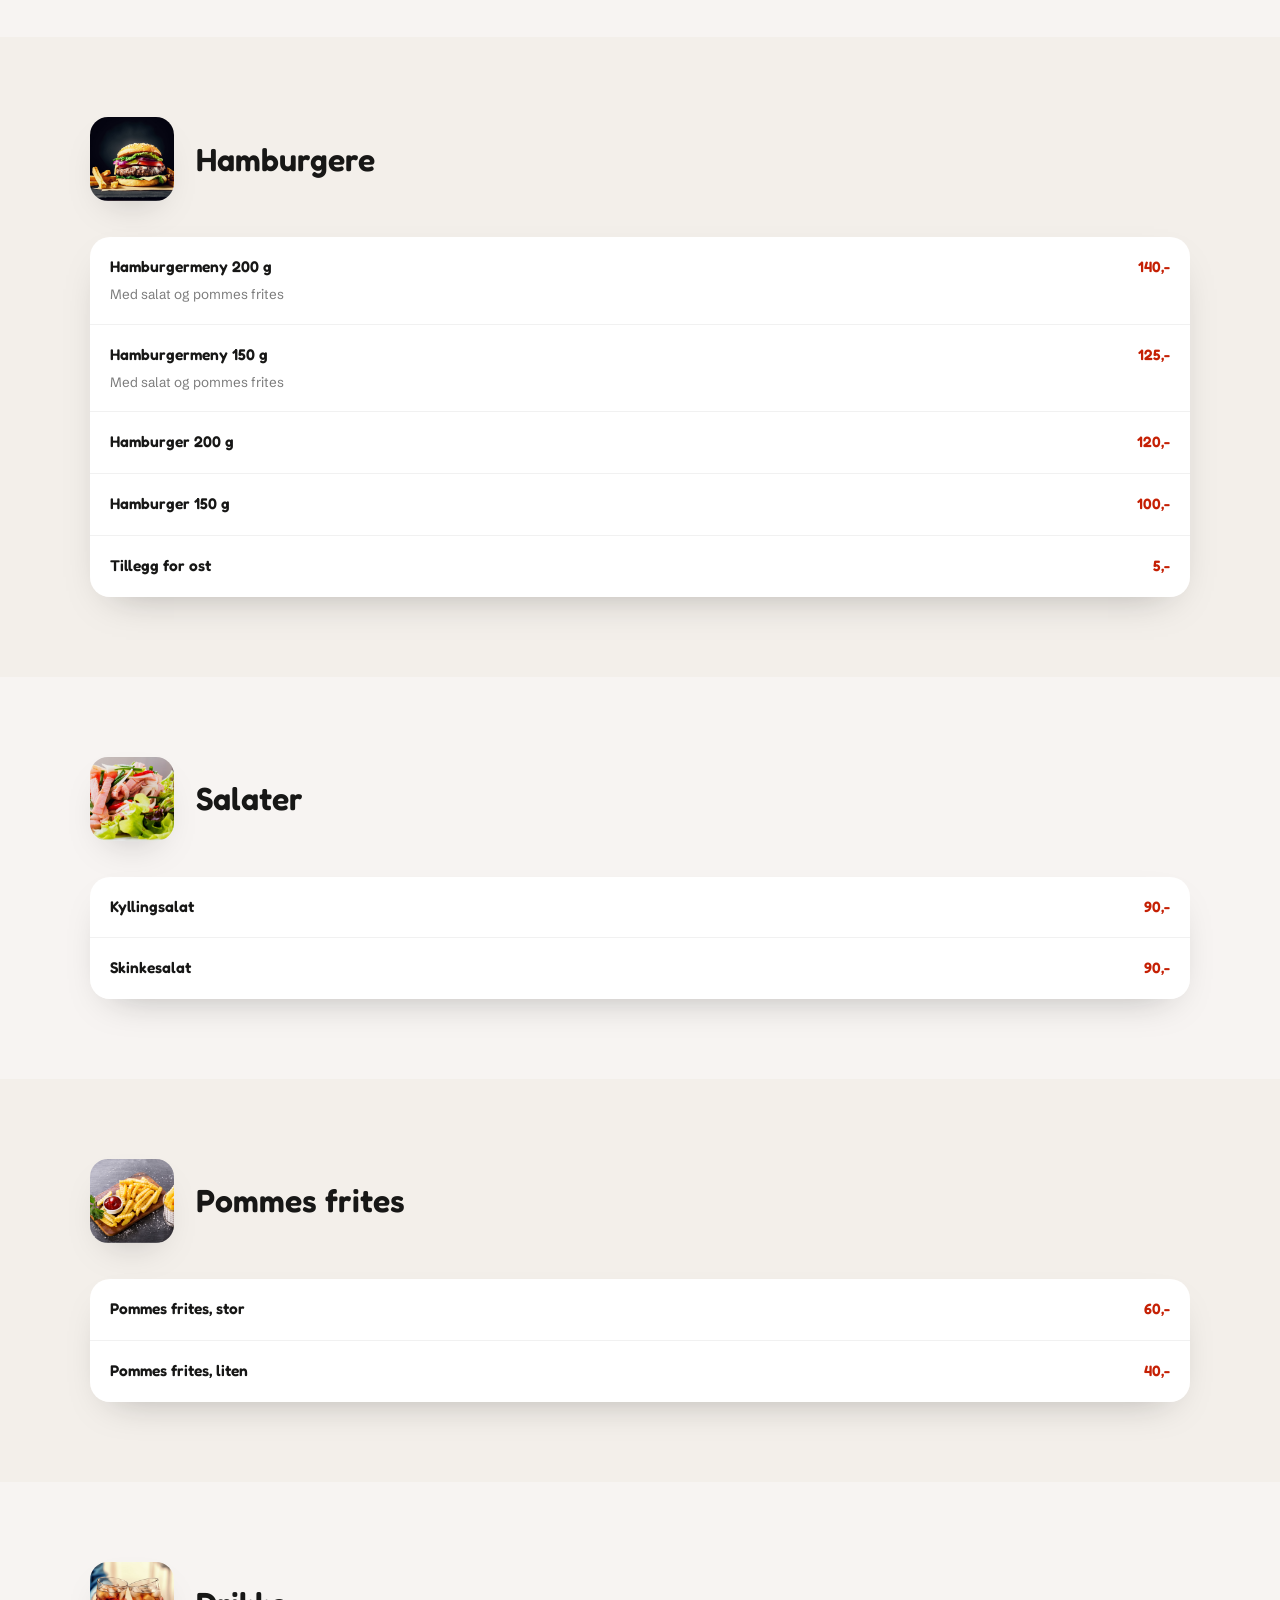
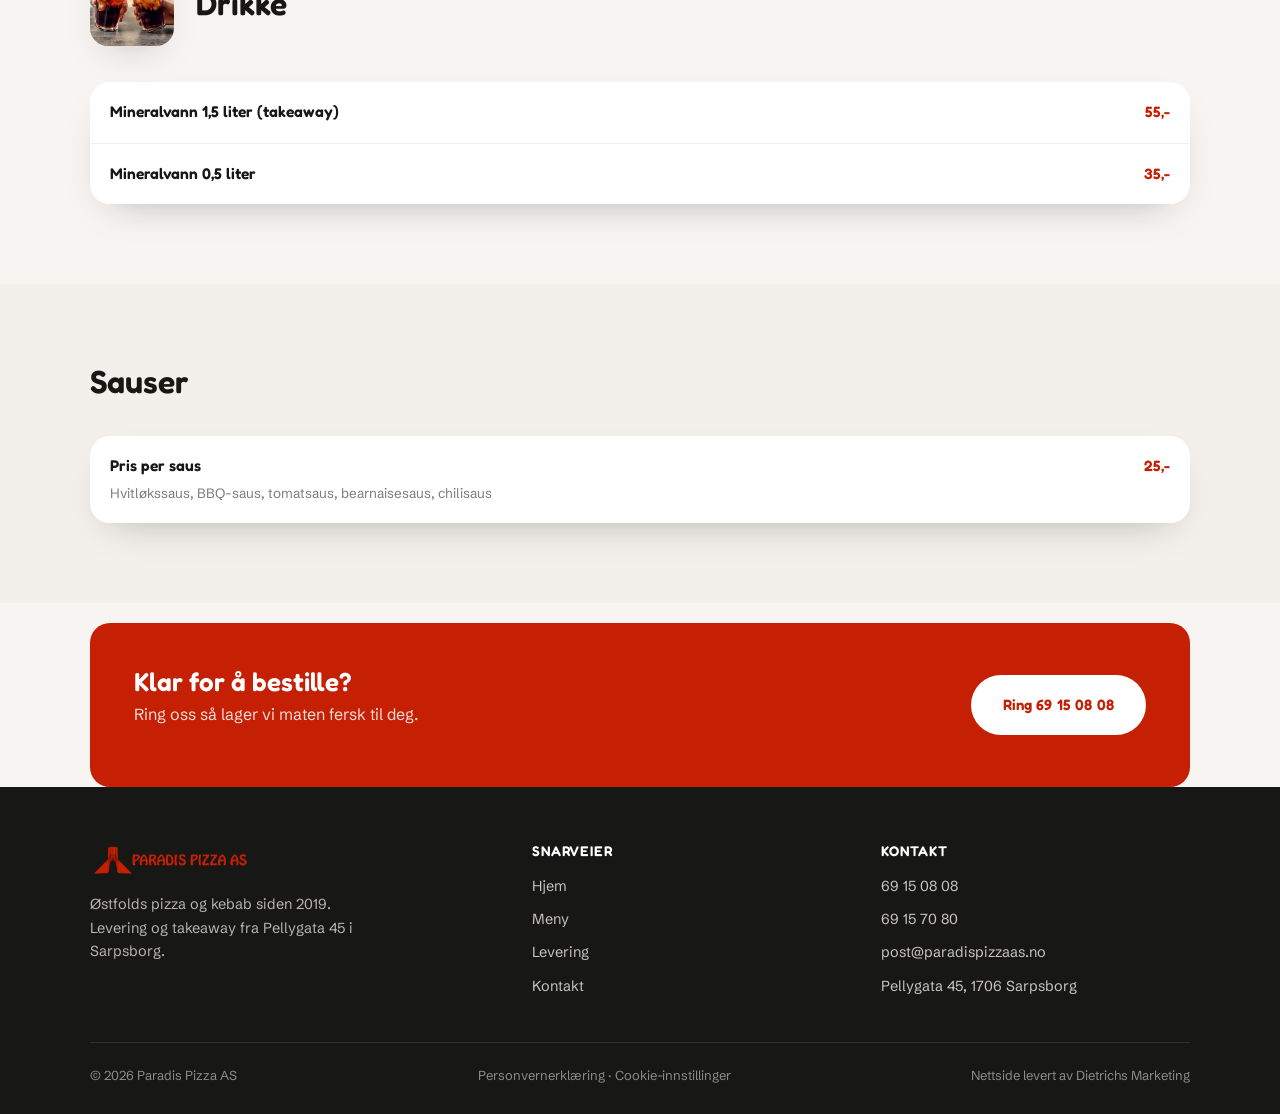
<file: meny.html>
<!DOCTYPE html>
<html lang="no">
<head>
<meta charset="UTF-8">
<meta name="viewport" content="width=device-width, initial-scale=1">
<title>Meny – Paradis Pizza AS</title>
<meta name="description" content="Se hele menyen til Paradis Pizza AS: 21 pizzavarianter, kebab, hamburgere, salater, pommes frites og drikke. Bestill på telefon 69 15 08 08.">
<meta name="theme-color" content="#C52004">
<link rel="icon" href="assets/favicon.png">
<link rel="stylesheet" href="style.css">
</head>
<body>

<header class="site-header">
  <div class="container">
    <a class="brand" href="index.html"><img src="assets/ParadisLogo.png" alt="Paradis Pizza AS"></a>
    <nav class="nav-links">
      <a href="index.html">Hjem</a>
      <a href="meny.html" class="current">Meny</a>
      <a href="levering.html">Levering</a>
      <a href="kontakt.html">Kontakt</a>
    </nav>
    <div class="nav-right">
      <a class="btn btn-primary btn-sm nav-cta" href="tel:+4769150808">Ring og bestill</a>
      <button class="hamburger" aria-label="Åpne meny"><span></span><span></span><span></span></button>
    </div>
  </div>
</header>

<div class="scrim"></div>
<aside class="mobile-menu">
  <div class="mobile-menu-top">
    <img src="assets/ParadisLogo.png" alt="Paradis Pizza AS">
    <button class="mobile-close" aria-label="Lukk meny">✕</button>
  </div>
  <nav class="mobile-links">
    <a href="index.html">Hjem</a>
    <a href="meny.html" class="current">Meny</a>
    <a href="levering.html">Levering</a>
    <a href="kontakt.html">Kontakt</a>
  </nav>
  <div class="mobile-menu-bottom">
    <a class="btn btn-primary btn-block" href="tel:+4769150808">Ring: 69 15 08 08</a>
    <div class="contact-line">Pellygata 45, 1706 Sarpsborg</div>
  </div>
</aside>

<main>

  <section class="page-hero">
    <div class="hero-media">
      <img src="assets/meny-bg.jpg" alt="Pizza med ost, paprika og oliven" fetchpriority="high">
    </div>
    <div class="container hero-content">
      <span class="eyebrow">Hele menyen</span>
      <h1>Meny</h1>
      <p class="lead">21 pizzavarianter, kebab, hamburgere, salater og mer. Bestilling skjer på telefon, vi lager maten fersk når du ringer.</p>
    </div>
  </section>

  <nav class="cat-nav">
    <div class="container" id="cat-nav-list"></div>
  </nav>

  <div id="menu-content"></div>

  <div class="container">
    <div class="menu-cta reveal">
      <div>
        <h3>Klar for å bestille?</h3>
        <p>Ring oss så lager vi maten fersk til deg.</p>
      </div>
      <a href="tel:+4769150808" class="btn">Ring 69 15 08 08</a>
    </div>
  </div>

</main>

<footer class="site-footer">
  <div class="container">
    <div class="footer-grid">
      <div class="footer-brand">
        <img src="assets/ParadisLogo.png" alt="Paradis Pizza AS">
        <p>Østfolds pizza og kebab siden 2019. Levering og takeaway fra Pellygata 45 i Sarpsborg.</p>
      </div>
      <div class="footer-col">
        <h4>Snarveier</h4>
        <ul>
          <li><a href="index.html">Hjem</a></li>
          <li><a href="meny.html">Meny</a></li>
          <li><a href="levering.html">Levering</a></li>
          <li><a href="kontakt.html">Kontakt</a></li>
        </ul>
      </div>
      <div class="footer-col">
        <h4>Kontakt</h4>
        <ul>
          <li><a href="tel:+4769150808">69 15 08 08</a></li>
          <li><a href="tel:+4769157080">69 15 70 80</a></li>
          <li><a href="mailto:post@paradispizzaas.no">post@paradispizzaas.no</a></li>
          <li>Pellygata 45, 1706 Sarpsborg</li>
        </ul>
      </div>
    </div>
    <div class="footer-bottom">
      <span>© <span class="js-year">2026</span> Paradis Pizza AS</span>
      <span><a href="personvern.html">Personvernerklæring</a> · <a href="#" class="js-cookie-settings">Cookie-innstillinger</a></span>
      <span>Nettside levert av <a href="https://dmarketing.no" target="_blank" rel="noopener">Dietrichs Marketing</a></span>
    </div>
  </div>
</footer>

<a href="tel:+4769150808" class="call-fab" aria-label="Ring for bestilling"><svg viewBox="0 0 24 24" fill="none"><path d="M4 5c0-1 1-2 2-2h2l2 4-2 2c1 3 3 5 6 6l2-2 4 2v2c0 1-1 2-2 2C10 19 4 13 4 5Z" stroke="currentColor" stroke-width="1.7" stroke-linejoin="round"/></svg></a>

<div class="cookie-scrim" id="cookie-scrim">
  <div class="cookie-modal">
    <h2>Denne nettsiden bruker cookies</h2>
    <p>Vi bruker informasjonskapsler for å forbedre brukeropplevelsen på nettstedet vårt og for personlig tilpasning av annonser. Ved å fortsette å bruke dette nettstedet samtykker du til vår bruk av informasjonskapsler.</p>
    <div class="cookie-more" id="cookie-more">
      <h3>Personvernerklæring</h3>
      <p>Vi tar ditt personvern på alvor og har satt i verk nødvendige tekniske og organisatoriske sikkerhetstiltak for å beskytte dine personlige data. I denne personvernerklæringen vil vi informere deg om hvordan vi samler inn, bruker, oppbevarer og beskytter dine personlige data når du besøker vår nettside. Du kan finne vår organisasjonsnummer og kontaktinformasjon på vår kontaktside eller ved søk på domenet du nå besøker hos Norid.no eller whois.com, og videre søk på org.nr. i brreg.no.</p>
      <h3>Innsamling av data</h3>
      <p>Vi samler inn og lagrer opplysninger som du gir oss gjennom vårt kontaktskjema, inkludert ditt navn, e-postadresse og annen kontaktinformasjon. I tillegg benytter vi oss av Google Fonts, Google Analytics, Google Site Kit og Facebook Pixel for å forbedre nettsiden vår, analysere trafikken og forstå effekten av annonsering på Facebook-plattformen. Vi kan også benytte sosiale medier og andre plattformer for markedsføring, noe som kan resultere i innsamling av din informasjon. Vi formidler ikke dine personopplysninger til tredjeparter eller bruker de i andre systemer om de ikke står beskrevet her, eller du har godkjent formidling ved innsending av skjema. Et eksempel er til en mailtjeneste hvor du på forhånd har godkjent å motta eposter eller har frivillig meldt deg på et nyhetsbrev.</p>
      <h3>Google og dine personopplysninger</h3>
      <p>Vi bruker tjenester fra Google for å spore og måle trafikken på nettsiden vår, dette betyr at Google kan få tilgang til dine personopplysninger. Hvordan Google forholder seg til ditt personvern kan du lese <a href="https://policies.google.com/technologies/partner-sites" target="_blank" rel="noopener">her</a>.</p>
      <h3>Databruk</h3>
      <p>Vi bruker dine personlige data til å svare på forespørsler du sender via vårt kontaktskjema, for å forbedre brukeropplevelsen på vår nettside og for å utføre analyse for å forbedre nettsiden vår. Dine data kan bli lagret så lenge det er hensiktsmessig, med mindre du ber om sletting. Opplysningene lagres på serverne til våre leverandører. Du kan kontakte oss for å få informasjon om hvilken leverandør vi bruker.</p>
      <h3>Datasikkerhet</h3>
      <p>Vi har satt i verk nødvendige tekniske og organisatoriske sikkerhetstiltak for å beskytte dine personlige data mot uautorisert tilgang, endring, offentliggjøring eller ødeleggelse. Utover våre interne rutiner har også våre leverandører sine sikkerhetstiltak som du kan finne ut av ved å kontakte oss.</p>
      <h3>Dine rettigheter</h3>
      <p>Du har rett til å be om innsyn i de personopplysningene vi behandler om deg og hvordan de behandles. Du kan også be om korreksjon, sletting og begrensninger i behandlingen av personopplysninger i henhold til personopplysningsloven. Hvis du mener at vi ikke overholder dine rettigheter i henhold til personopplysningsloven, har du rett til å klage til den aktuelle tilsynsmyndigheten. Dette gjøres ved å sende klage til Datatilsynet, du finner informasjon om hvordan kontakte Datatilsynet på Datatilsynet sine nettsider. Vi følger Datatilsynets krav til GDPR, du finner info og dine rettigheter og våre plikter <a href="https://www.datatilsynet.no/rettigheter-og-plikter/virksomhetenes-plikter/informasjon-og-apenhet/hva-skal-virksomheten-gi-informasjon-om/" target="_blank" rel="noopener">her</a>.</p>
      <p>Du har rett til å klage til Datatilsynet om vi ikke etterfølger gjeldende lover og regler.</p>
    </div>
    <div class="cookie-actions">
      <div class="cookie-actions-row">
        <button class="cookie-link-btn" id="cookie-decline">Avvis alle</button>
        <button class="cookie-link-btn" id="cookie-more-btn">LES MER</button>
        <button class="btn btn-primary btn-sm" id="cookie-accept">Godta alle</button>
      </div>
    </div>
  </div>
</div>

<script src="app.js"></script>
</body>
</html>
</file>
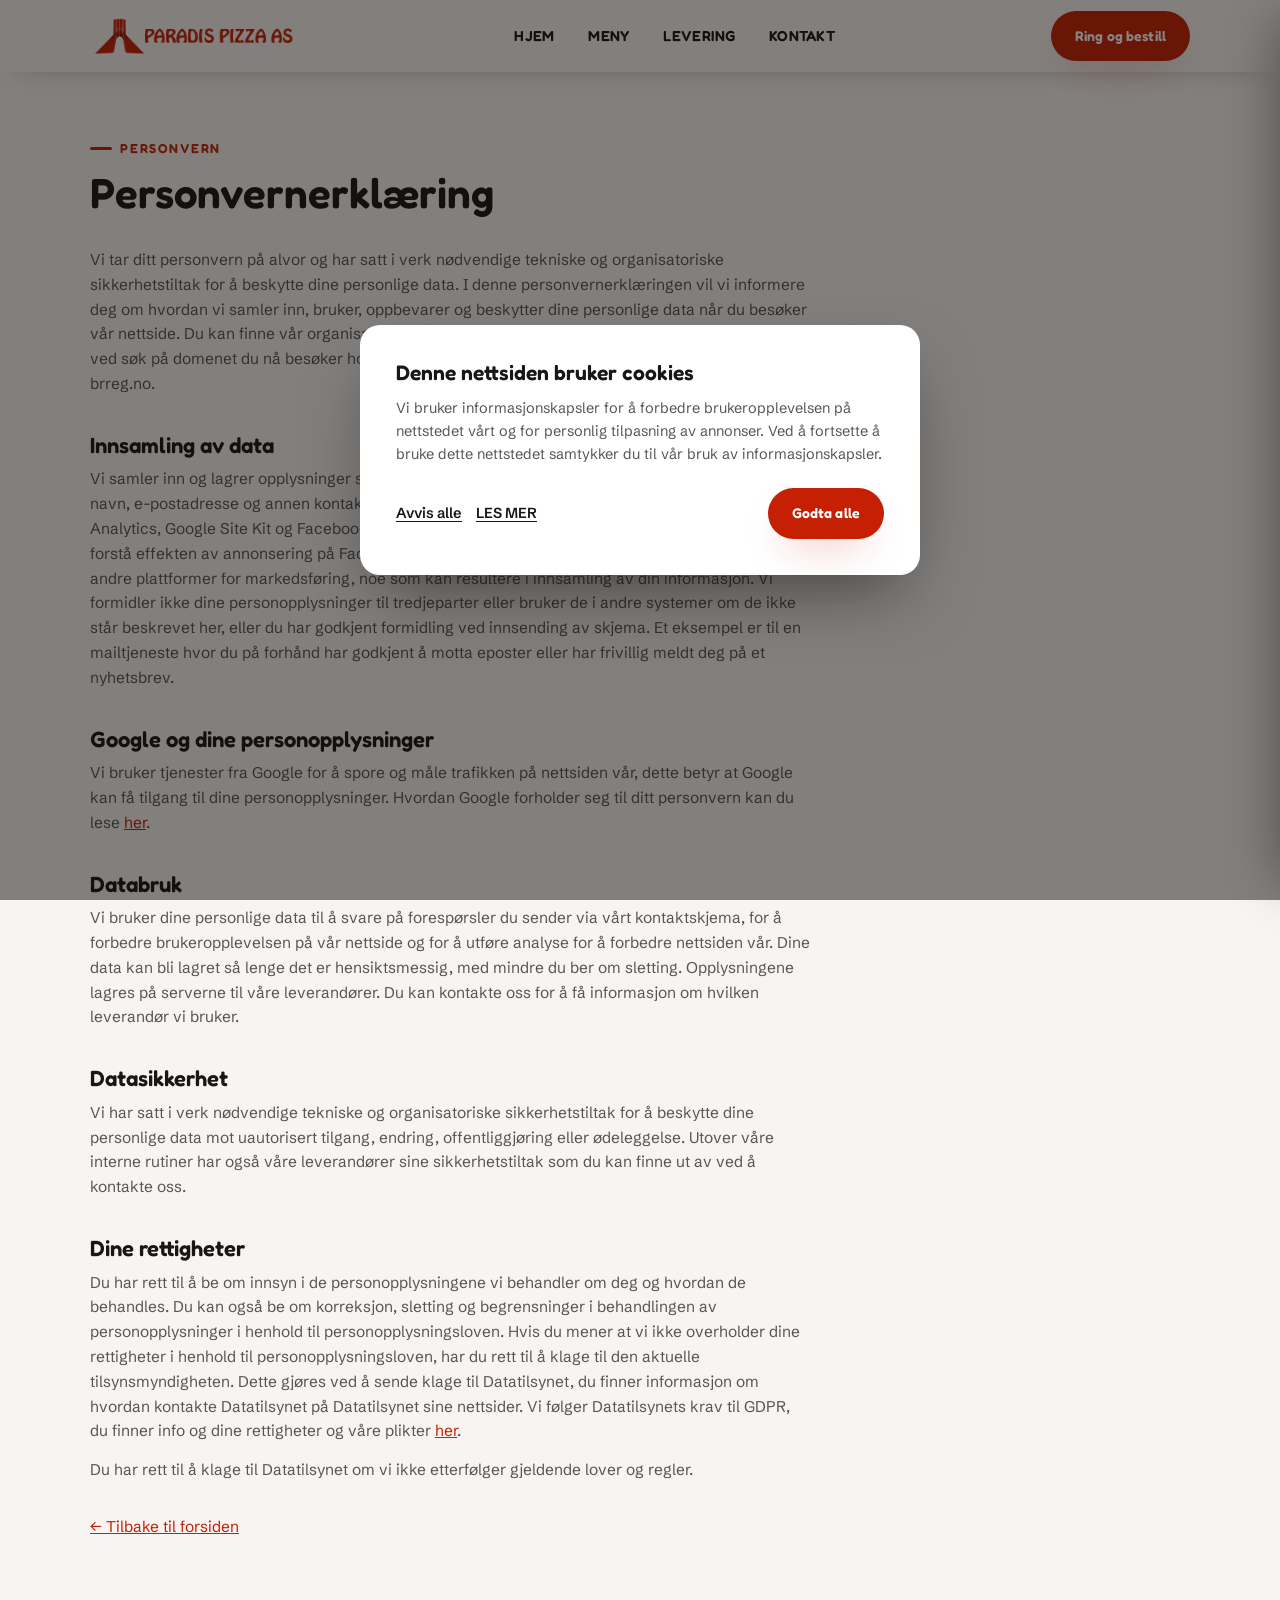
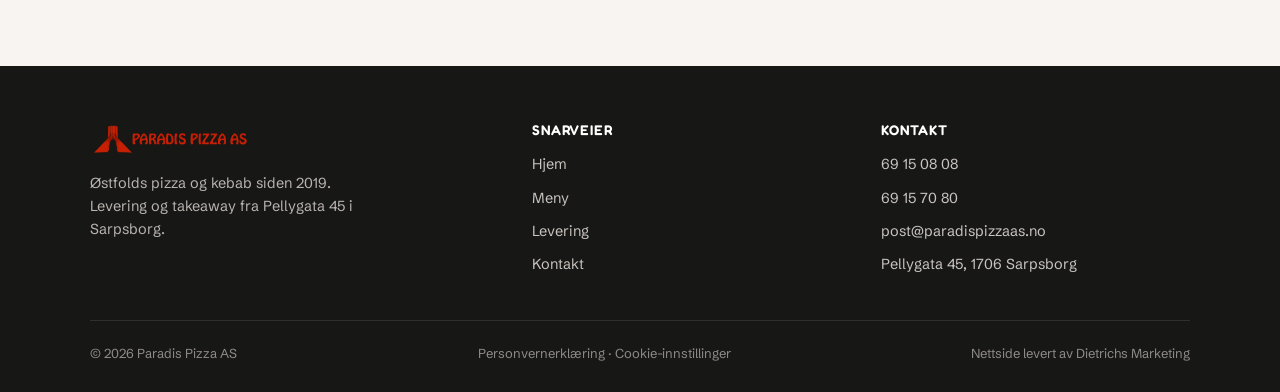
<file: personvern.html>
<!DOCTYPE html>
<html lang="no">
<head>
<meta charset="UTF-8">
<meta name="viewport" content="width=device-width, initial-scale=1">
<title>Personvernerklæring – Paradis Pizza AS</title>
<meta name="description" content="Personvernerklæring for Paradis Pizza AS.">
<meta name="theme-color" content="#C52004">
<link rel="icon" href="assets/favicon.png">
<link rel="stylesheet" href="style.css">
</head>
<body class="no-hero">

<header class="site-header">
  <div class="container">
    <a class="brand" href="index.html"><img src="assets/ParadisLogo.png" alt="Paradis Pizza AS"></a>
    <nav class="nav-links">
      <a href="index.html">Hjem</a>
      <a href="meny.html">Meny</a>
      <a href="levering.html">Levering</a>
      <a href="kontakt.html">Kontakt</a>
    </nav>
    <div class="nav-right">
      <a class="btn btn-primary btn-sm nav-cta" href="tel:+4769150808">Ring og bestill</a>
      <button class="hamburger" aria-label="Åpne meny"><span></span><span></span><span></span></button>
    </div>
  </div>
</header>

<div class="scrim"></div>
<aside class="mobile-menu">
  <div class="mobile-menu-top">
    <img src="assets/ParadisLogo.png" alt="Paradis Pizza AS">
    <button class="mobile-close" aria-label="Lukk meny">✕</button>
  </div>
  <nav class="mobile-links">
    <a href="index.html">Hjem</a>
    <a href="meny.html">Meny</a>
    <a href="levering.html">Levering</a>
    <a href="kontakt.html">Kontakt</a>
  </nav>
  <div class="mobile-menu-bottom">
    <a class="btn btn-primary btn-block" href="tel:+4769150808">Ring: 69 15 08 08</a>
    <div class="contact-line">Pellygata 45, 1706 Sarpsborg</div>
  </div>
</aside>

<main>
  <section class="section section-cream" style="padding-top:calc(var(--header-h) + 48px)">
    <div class="container">
      <span class="eyebrow">Personvern</span>
      <h1 style="font-size:clamp(28px,4vw,42px); margin-top:10px;">Personvernerklæring</h1>
      <div class="prose" style="margin-top:32px">
        <p>Vi tar ditt personvern på alvor og har satt i verk nødvendige tekniske og organisatoriske sikkerhetstiltak for å beskytte dine personlige data. I denne personvernerklæringen vil vi informere deg om hvordan vi samler inn, bruker, oppbevarer og beskytter dine personlige data når du besøker vår nettside. Du kan finne vår organisasjonsnummer og kontaktinformasjon på vår kontaktside eller ved søk på domenet du nå besøker hos Norid.no eller whois.com, og videre søk på org.nr. i brreg.no.</p>

        <h2>Innsamling av data</h2>
        <p>Vi samler inn og lagrer opplysninger som du gir oss gjennom vårt kontaktskjema, inkludert ditt navn, e-postadresse og annen kontaktinformasjon. I tillegg benytter vi oss av Google Fonts, Google Analytics, Google Site Kit og Facebook Pixel for å forbedre nettsiden vår, analysere trafikken og forstå effekten av annonsering på Facebook-plattformen. Vi kan også benytte sosiale medier og andre plattformer for markedsføring, noe som kan resultere i innsamling av din informasjon. Vi formidler ikke dine personopplysninger til tredjeparter eller bruker de i andre systemer om de ikke står beskrevet her, eller du har godkjent formidling ved innsending av skjema. Et eksempel er til en mailtjeneste hvor du på forhånd har godkjent å motta eposter eller har frivillig meldt deg på et nyhetsbrev.</p>

        <h2>Google og dine personopplysninger</h2>
        <p>Vi bruker tjenester fra Google for å spore og måle trafikken på nettsiden vår, dette betyr at Google kan få tilgang til dine personopplysninger. Hvordan Google forholder seg til ditt personvern kan du lese <a href="https://policies.google.com/technologies/partner-sites" target="_blank" rel="noopener">her</a>.</p>

        <h2>Databruk</h2>
        <p>Vi bruker dine personlige data til å svare på forespørsler du sender via vårt kontaktskjema, for å forbedre brukeropplevelsen på vår nettside og for å utføre analyse for å forbedre nettsiden vår. Dine data kan bli lagret så lenge det er hensiktsmessig, med mindre du ber om sletting. Opplysningene lagres på serverne til våre leverandører. Du kan kontakte oss for å få informasjon om hvilken leverandør vi bruker.</p>

        <h2>Datasikkerhet</h2>
        <p>Vi har satt i verk nødvendige tekniske og organisatoriske sikkerhetstiltak for å beskytte dine personlige data mot uautorisert tilgang, endring, offentliggjøring eller ødeleggelse. Utover våre interne rutiner har også våre leverandører sine sikkerhetstiltak som du kan finne ut av ved å kontakte oss.</p>

        <h2>Dine rettigheter</h2>
        <p>Du har rett til å be om innsyn i de personopplysningene vi behandler om deg og hvordan de behandles. Du kan også be om korreksjon, sletting og begrensninger i behandlingen av personopplysninger i henhold til personopplysningsloven. Hvis du mener at vi ikke overholder dine rettigheter i henhold til personopplysningsloven, har du rett til å klage til den aktuelle tilsynsmyndigheten. Dette gjøres ved å sende klage til Datatilsynet, du finner informasjon om hvordan kontakte Datatilsynet på Datatilsynet sine nettsider. Vi følger Datatilsynets krav til GDPR, du finner info og dine rettigheter og våre plikter <a href="https://www.datatilsynet.no/rettigheter-og-plikter/virksomhetenes-plikter/informasjon-og-apenhet/hva-skal-virksomheten-gi-informasjon-om/" target="_blank" rel="noopener">her</a>.</p>
        <p>Du har rett til å klage til Datatilsynet om vi ikke etterfølger gjeldende lover og regler.</p>

        <p style="margin-top:32px"><a href="index.html">← Tilbake til forsiden</a></p>
      </div>
    </div>
  </section>
</main>

<footer class="site-footer">
  <div class="container">
    <div class="footer-grid">
      <div class="footer-brand">
        <img src="assets/ParadisLogo.png" alt="Paradis Pizza AS">
        <p>Østfolds pizza og kebab siden 2019. Levering og takeaway fra Pellygata 45 i Sarpsborg.</p>
      </div>
      <div class="footer-col">
        <h4>Snarveier</h4>
        <ul>
          <li><a href="index.html">Hjem</a></li>
          <li><a href="meny.html">Meny</a></li>
          <li><a href="levering.html">Levering</a></li>
          <li><a href="kontakt.html">Kontakt</a></li>
        </ul>
      </div>
      <div class="footer-col">
        <h4>Kontakt</h4>
        <ul>
          <li><a href="tel:+4769150808">69 15 08 08</a></li>
          <li><a href="tel:+4769157080">69 15 70 80</a></li>
          <li><a href="mailto:post@paradispizzaas.no">post@paradispizzaas.no</a></li>
          <li>Pellygata 45, 1706 Sarpsborg</li>
        </ul>
      </div>
    </div>
    <div class="footer-bottom">
      <span>© <span class="js-year">2026</span> Paradis Pizza AS</span>
      <span><a href="personvern.html">Personvernerklæring</a> · <a href="#" class="js-cookie-settings">Cookie-innstillinger</a></span>
      <span>Nettside levert av <a href="https://dmarketing.no" target="_blank" rel="noopener">Dietrichs Marketing</a></span>
    </div>
  </div>
</footer>

<div class="cookie-scrim" id="cookie-scrim">
  <div class="cookie-modal">
    <h2>Denne nettsiden bruker cookies</h2>
    <p>Vi bruker informasjonskapsler for å forbedre brukeropplevelsen på nettstedet vårt og for personlig tilpasning av annonser. Ved å fortsette å bruke dette nettstedet samtykker du til vår bruk av informasjonskapsler.</p>
    <div class="cookie-more" id="cookie-more">
      <h3>Personvernerklæring</h3>
      <p>Se full personvernerklæring over på denne siden.</p>
    </div>
    <div class="cookie-actions">
      <div class="cookie-actions-row">
        <button class="cookie-link-btn" id="cookie-decline">Avvis alle</button>
        <button class="cookie-link-btn" id="cookie-more-btn">LES MER</button>
        <button class="btn btn-primary btn-sm" id="cookie-accept">Godta alle</button>
      </div>
    </div>
  </div>
</div>

<script src="app.js"></script>
</body>
</html>
</file>
<file: style.css>
/* Paradis Pizza AS — redesign
   Farger og logo er kundens egne (låst): #C52004 rød fra logo/CTA, #F7F4F2 krem fra footer. */

@import url('https://fonts.googleapis.com/css2?family=Fredoka:wght@500;600;700&family=Schibsted+Grotesk:wght@400;500;600;700&display=swap');

:root {
  --red: #C52004;
  --red-hover: #DD2E10;
  --red-dark: #8f1803;
  --peach: #FFBC7D;
  --cream: #F7F4F2;
  --cream-alt: #F3EFEA;
  --ink: #171716;
  --gray: #565656;
  --gray-light: #7C7C7C;
  --white: #FFFFFF;

  --font-display: 'Fredoka', sans-serif;
  --font-body: 'Schibsted Grotesk', sans-serif;

  --container: 1180px;
  --radius: 20px;
  --radius-sm: 12px;
  --shadow-soft: 0 16px 40px -22px rgba(23, 23, 22, 0.35);
  --shadow-red: 0 18px 40px -18px rgba(197, 32, 4, 0.45);

  --header-h: 84px;
}

* { box-sizing: border-box; }
html { scroll-behavior: smooth; }
@media (prefers-reduced-motion: reduce) {
  html { scroll-behavior: auto; }
  * { animation-duration: 0.001ms !important; transition-duration: 0.001ms !important; }
}

body {
  margin: 0;
  overflow-x: hidden;
  background: var(--cream);
  color: var(--gray);
  font-family: var(--font-body);
  font-size: 16px;
  line-height: 1.6;
  -webkit-font-smoothing: antialiased;
}

img { max-width: 100%; display: block; }
a { color: inherit; text-decoration: none; }
ul { margin: 0; padding: 0; list-style: none; }
button { font: inherit; cursor: pointer; }

h1, h2, h3, h4 {
  font-family: var(--font-display);
  color: var(--ink);
  margin: 0;
  line-height: 1.12;
  font-weight: 600;
}

.container {
  max-width: var(--container);
  margin-inline: auto;
  padding-inline: clamp(20px, 5vw, 40px);
}

.eyebrow {
  display: inline-flex;
  align-items: center;
  gap: 8px;
  font-family: var(--font-display);
  font-weight: 600;
  font-size: 13px;
  letter-spacing: 0.14em;
  text-transform: uppercase;
  color: var(--red);
}
.eyebrow::before {
  content: '';
  width: 22px;
  height: 3px;
  border-radius: 2px;
  background: var(--red);
}

.section {
  padding-block: clamp(56px, 9vw, 112px);
}
.section-cream { background: var(--cream); }
.section-alt { background: var(--cream-alt); }
.section-dark { background: var(--ink); color: #d9d5d2; }
.section-dark h2, .section-dark h3 { color: var(--white); }

.section-head {
  max-width: 640px;
  margin-bottom: clamp(32px, 5vw, 56px);
}
.section-head h2 {
  font-size: clamp(28px, 4vw, 42px);
  margin-top: 10px;
}
.section-head p {
  margin-top: 14px;
  font-size: 17px;
  color: var(--gray);
}
.section-dark .section-head p { color: #b9b4b0; }

/* Buttons */
.btn {
  display: inline-flex;
  align-items: center;
  justify-content: center;
  gap: 10px;
  padding: 16px 30px;
  border-radius: 999px;
  font-family: var(--font-display);
  font-weight: 600;
  font-size: 15px;
  letter-spacing: 0.01em;
  border: 2px solid transparent;
  transition: transform 0.25s ease, background 0.25s ease, border-color 0.25s ease, box-shadow 0.25s ease;
  white-space: nowrap;
}
.btn-primary {
  background: var(--red);
  color: var(--white);
  box-shadow: var(--shadow-red);
}
.btn-primary:hover { background: var(--red-hover); transform: translateY(-2px); }

.btn-ghost-light {
  border-color: rgba(255, 255, 255, 0.75);
  color: var(--white);
  background: rgba(255, 255, 255, 0.08);
  backdrop-filter: blur(6px);
}
.btn-ghost-light:hover { background: rgba(255, 255, 255, 0.18); transform: translateY(-2px); }

.btn-ghost-dark {
  border-color: rgba(23, 23, 22, 0.18);
  color: var(--ink);
  background: transparent;
}
.btn-ghost-dark:hover { border-color: var(--red); color: var(--red); transform: translateY(-2px); }

.btn-block { width: 100%; }
.btn-sm { padding: 12px 22px; font-size: 14px; }

/* ===== Header ===== */
.site-header {
  position: fixed;
  inset: 0 0 auto 0;
  height: var(--header-h);
  z-index: 200;
  display: flex;
  align-items: center;
  transition: background 0.3s ease, box-shadow 0.3s ease, height 0.3s ease;
}
.site-header::before {
  content: '';
  position: absolute;
  inset: 0;
  background: linear-gradient(to bottom, rgba(0, 0, 0, 0.55), rgba(0, 0, 0, 0));
  opacity: 1;
  transition: opacity 0.3s ease;
  z-index: -1;
  pointer-events: none;
}
.site-header.solid {
  background: #F7F4F2;
  box-shadow: 0 8px 30px -18px rgba(23, 23, 22, 0.4);
  height: 72px;
}
.site-header.solid::before { opacity: 0; }
.no-hero .site-header::before { opacity: 0; }
.no-hero .site-header { background: #F7F4F2; box-shadow: 0 8px 30px -18px rgba(23,23,22,.4); height: 72px; }

.site-header .container {
  display: flex;
  align-items: center;
  justify-content: space-between;
  width: 100%;
  gap: 20px;
}

.brand img {
  height: clamp(30px, 6vw, 44px);
  width: auto;
}

.nav-links {
  display: flex;
  align-items: center;
  gap: clamp(18px, 2.6vw, 34px);
}
.nav-links a {
  font-family: var(--font-display);
  font-weight: 600;
  font-size: 14.5px;
  letter-spacing: 0.03em;
  text-transform: uppercase;
  color: var(--white);
  transition: color 0.25s ease, opacity 0.25s ease;
  opacity: 0.92;
}
.nav-links a:hover { opacity: 1; color: var(--peach); }
.site-header.solid .nav-links a, .no-hero .nav-links a { color: var(--ink); opacity: 1; }
.site-header.solid .nav-links a:hover, .no-hero .nav-links a:hover { color: var(--red); }
.nav-links a.current { color: var(--peach); }
.site-header.solid .nav-links a.current, .no-hero .nav-links a.current { color: var(--red); }

.nav-right { display: flex; align-items: center; gap: 18px; }

.nav-cta { }

.hamburger {
  display: none;
  flex-direction: column;
  justify-content: center;
  gap: 5px;
  width: 44px;
  height: 44px;
  border: none;
  background: transparent;
  padding: 0;
}
.hamburger span {
  display: block;
  width: 26px;
  height: 2.5px;
  border-radius: 2px;
  background: var(--white);
  transition: background 0.25s ease, transform 0.25s ease, opacity 0.25s ease;
  margin-inline: auto;
}
.site-header.solid .hamburger span, .no-hero .hamburger span { background: var(--ink); }

/* Mobile off-canvas menu */
.mobile-menu {
  position: fixed;
  inset: 0 0 0 auto;
  width: min(84vw, 360px);
  height: 100vh;
  background: var(--cream);
  z-index: 300;
  transform: translateX(100%);
  transition: transform 0.35s ease;
  display: flex;
  flex-direction: column;
  box-shadow: -20px 0 50px -20px rgba(0, 0, 0, 0.4);
}
.mobile-menu.open { transform: translateX(0); }
.mobile-menu-top {
  display: flex;
  align-items: center;
  justify-content: space-between;
  padding: 22px clamp(20px, 6vw, 32px);
  border-bottom: 1px solid rgba(23, 23, 22, 0.08);
}
.mobile-menu-top img { height: 30px; }
.mobile-close {
  width: 40px;
  height: 40px;
  border-radius: 50%;
  border: none;
  background: var(--cream-alt);
  color: var(--ink);
  font-size: 20px;
  display: flex;
  align-items: center;
  justify-content: center;
}
.mobile-links {
  display: flex;
  flex-direction: column;
  padding: 18px clamp(20px, 6vw, 32px);
  gap: 4px;
}
.mobile-links a {
  font-family: var(--font-display);
  font-weight: 600;
  font-size: 21px;
  color: var(--ink);
  padding: 14px 4px;
  border-bottom: 1px solid rgba(23, 23, 22, 0.06);
}
.mobile-links a.current { color: var(--red); }
.mobile-menu-bottom {
  margin-top: auto;
  padding: clamp(20px, 6vw, 32px);
  display: flex;
  flex-direction: column;
  gap: 12px;
  background: var(--cream-alt);
}
.mobile-menu-bottom .contact-line {
  font-size: 14px;
  color: var(--gray-light);
}

.scrim {
  position: fixed;
  inset: 0;
  background: rgba(23, 23, 22, 0.55);
  z-index: 250;
  opacity: 0;
  pointer-events: none;
  transition: opacity 0.3s ease;
}
.scrim.open { opacity: 1; pointer-events: auto; }

body.menu-open { overflow: hidden; }

/* ===== Hero ===== */
.hero {
  position: relative;
  min-height: 100svh;
  display: flex;
  align-items: flex-end;
  color: var(--white);
  overflow: hidden;
}
.hero-media {
  position: absolute;
  inset: 0;
  width: 100%;
  height: 100%;
  z-index: -2;
}
.hero-media img {
  width: 100%;
  height: 100%;
  object-fit: cover;
  object-position: center 60%;
}
.hero-media::after {
  content: '';
  position: absolute;
  inset: 0;
  background: linear-gradient(180deg, rgba(15, 12, 10, 0.35) 0%, rgba(15, 12, 10, 0.55) 55%, rgba(10, 8, 7, 0.88) 100%);
}
.hero-content {
  position: relative;
  z-index: 1;
  padding-block: calc(var(--header-h) + 40px) clamp(48px, 8vw, 88px);
  max-width: 760px;
}
.hero .eyebrow { color: var(--peach); }
.hero .eyebrow::before { background: var(--peach); }
.hero h1 {
  font-size: clamp(32px, 6.2vw, 68px);
  color: var(--white);
  margin-top: 14px;
  text-wrap: balance;
}
.hero h1 em {
  font-style: normal;
  color: var(--peach);
}
.hero p.lead {
  margin-top: 20px;
  font-size: clamp(16px, 2vw, 19px);
  color: rgba(255, 255, 255, 0.92);
  max-width: 56ch;
}
.hero-actions {
  display: flex;
  flex-wrap: wrap;
  gap: 14px;
  margin-top: 32px;
}
.hero-status {
  display: inline-flex;
  align-items: center;
  gap: 9px;
  margin-top: 28px;
  font-size: 14.5px;
  color: rgba(255, 255, 255, 0.85);
}
.hero-status .dot {
  width: 9px;
  height: 9px;
  border-radius: 50%;
  background: #38c172;
  box-shadow: 0 0 0 4px rgba(56, 193, 114, 0.25);
}
.hero-status.closed .dot {
  background: var(--peach);
  box-shadow: 0 0 0 4px rgba(255, 188, 125, 0.25);
}

/* Page hero (subpages) */
.page-hero {
  position: relative;
  min-height: 340px;
  display: flex;
  align-items: flex-end;
  color: var(--white);
  overflow: hidden;
}
.page-hero .hero-content { padding-block: calc(var(--header-h) + 32px) 40px; max-width: 640px; }
.page-hero h1 { font-size: clamp(30px, 5vw, 50px); color: var(--white); margin-top: 12px; }
.page-hero p.lead { margin-top: 14px; color: rgba(255,255,255,.9); max-width: 52ch; }

/* ===== USP row ===== */
.usp-row {
  display: grid;
  grid-template-columns: repeat(auto-fit, minmax(min(100%, 260px), 1fr));
  gap: clamp(16px, 3vw, 28px);
  margin-top: -78px;
  position: relative;
  z-index: 3;
}
.usp-card {
  background: var(--white);
  border-radius: var(--radius);
  padding: 28px 26px;
  box-shadow: var(--shadow-soft);
  display: flex;
  gap: 16px;
  align-items: flex-start;
}
.usp-card .icon {
  width: 46px;
  height: 46px;
  border-radius: 14px;
  background: var(--cream);
  color: var(--red);
  display: flex;
  align-items: center;
  justify-content: center;
  flex-shrink: 0;
}
.usp-card .icon svg { width: 24px; height: 24px; }
.usp-card h3 { font-size: 17px; }
.usp-card p { margin: 6px 0 0; font-size: 14.5px; color: var(--gray-light); }

/* ===== Favorites ===== */
.fav-grid {
  display: grid;
  grid-template-columns: repeat(auto-fit, minmax(min(100%, 250px), 1fr));
  gap: 22px;
}
.fav-card {
  background: var(--white);
  border-radius: var(--radius);
  padding: 26px 24px;
  box-shadow: var(--shadow-soft);
  position: relative;
  transition: transform 0.3s ease, box-shadow 0.3s ease;
}
.fav-card:hover { transform: translateY(-6px); box-shadow: var(--shadow-red); }
.fav-num {
  position: absolute;
  top: 22px;
  right: 24px;
  font-family: var(--font-display);
  font-weight: 600;
  font-size: 13px;
  color: var(--red);
  background: var(--cream);
  border-radius: 999px;
  padding: 4px 12px;
}
.fav-card .slice { color: var(--red); margin-bottom: 14px; }
.fav-card .slice svg { width: 30px; height: 30px; }
.fav-card h3 { font-size: 20px; padding-right: 50px; }
.fav-card p.desc { font-size: 14.5px; margin: 10px 0 18px; color: var(--gray-light); min-height: 44px; }
.fav-price { display: flex; gap: 18px; font-family: var(--font-display); font-weight: 600; color: var(--ink); border-top: 1px dashed rgba(23,23,22,.14); padding-top: 14px; }
.fav-price span { font-size: 12px; color: var(--gray-light); font-family: var(--font-body); font-weight: 500; display: block; text-transform: uppercase; letter-spacing: .06em; }
.fav-price b { font-size: 17px; }

.fav-more { text-align: center; margin-top: 40px; }

/* ===== Delivery teaser (2 col) ===== */
.split {
  display: grid;
  grid-template-columns: 1.05fr 0.95fr;
  gap: clamp(28px, 5vw, 64px);
  align-items: center;
}
.split.reverse .split-media { order: 2; }
.split-media img {
  border-radius: var(--radius);
  box-shadow: var(--shadow-soft);
  aspect-ratio: 4/3;
  object-fit: cover;
}
.split-copy .fact-list { margin-top: 26px; display: flex; flex-direction: column; gap: 16px; }
.fact-list li {
  display: flex;
  justify-content: space-between;
  gap: 16px;
  padding-bottom: 14px;
  border-bottom: 1px solid rgba(23, 23, 22, 0.1);
  font-size: 15.5px;
}
.fact-list li b { color: var(--ink); font-family: var(--font-display); font-weight: 600; }
.split-copy .btn { margin-top: 28px; }

/* ===== Hours ===== */
.hours-card {
  background: var(--ink);
  border-radius: var(--radius);
  padding: clamp(28px, 5vw, 48px);
  display: grid;
  grid-template-columns: repeat(auto-fit, minmax(min(100%, 320px), 1fr));
  gap: 32px;
  align-items: center;
  color: var(--white);
}
.hours-card h2 { color: var(--white); font-size: clamp(24px,3.4vw,32px); }
.hours-big { font-family: var(--font-display); font-size: clamp(30px, 4vw, 40px); color: var(--peach); margin-top: 10px; }
.hours-card p { color: #c9c4c0; margin-top: 12px; }
.hours-note { font-size: 14px; color: #b9b4b0; margin-top: 18px; }

/* ===== Contact strip ===== */
.contact-grid {
  display: grid;
  grid-template-columns: repeat(auto-fit, minmax(min(100%, 230px), 1fr));
  gap: 20px;
}
.contact-card {
  background: var(--white);
  border-radius: var(--radius);
  padding: 26px 24px;
  box-shadow: var(--shadow-soft);
  text-align: left;
}
.contact-card .icon {
  width: 42px; height: 42px; border-radius: 12px;
  background: var(--cream); color: var(--red);
  display: flex; align-items: center; justify-content: center; margin-bottom: 14px;
}
.contact-card .icon svg { width: 22px; height: 22px; }
.contact-card h3 { font-size: 15px; text-transform: uppercase; letter-spacing: .04em; color: var(--gray-light); font-family: var(--font-body); font-weight: 600; }
.contact-card .value { font-family: var(--font-display); font-size: 19px; color: var(--ink); margin-top: 6px; display: block; }
.contact-card a.value:hover { color: var(--red); }

/* ===== Map ===== */
.map-frame {
  border-radius: var(--radius);
  overflow: hidden;
  box-shadow: var(--shadow-soft);
  border: 0;
  width: 100%;
  height: 100%;
  min-height: 320px;
}

/* ===== Footer ===== */
.site-footer {
  background: var(--ink);
  color: #c9c4c0;
  padding-block: 56px 28px;
}
.footer-grid {
  display: grid;
  grid-template-columns: 1.3fr 1fr 1fr;
  gap: 40px;
}
.footer-brand img { height: 34px; margin-bottom: 16px; }
.footer-brand p { font-size: 14.5px; max-width: 32ch; color: #b9b4b0; }
.footer-col h4 {
  color: var(--white);
  font-size: 14px;
  text-transform: uppercase;
  letter-spacing: 0.06em;
  margin-bottom: 16px;
}
.footer-col ul { display: flex; flex-direction: column; gap: 10px; }
.footer-col a, .footer-col li { font-size: 14.5px; color: #c9c4c0; }
.footer-col a:hover { color: var(--peach); }
.footer-bottom {
  margin-top: 44px;
  padding-top: 22px;
  border-top: 1px solid rgba(255, 255, 255, 0.1);
  display: flex;
  flex-wrap: wrap;
  gap: 10px 24px;
  justify-content: space-between;
  font-size: 13px;
  color: #8f8b88;
}
.footer-bottom a { color: #8f8b88; }
.footer-bottom a:hover { color: var(--peach); }

/* ===== Cookie consent ===== */
.cookie-scrim {
  position: fixed;
  inset: 0;
  background: rgba(15, 12, 10, 0.5);
  z-index: 400;
  display: none;
  align-items: center;
  justify-content: center;
  padding: 20px;
}
.cookie-scrim.show { display: flex; }
.cookie-modal {
  background: var(--white);
  border-radius: var(--radius);
  max-width: 560px;
  width: 100%;
  max-height: 86vh;
  overflow-y: auto;
  padding: clamp(24px, 4vw, 36px);
  box-shadow: 0 30px 70px -20px rgba(0, 0, 0, 0.5);
}
.cookie-modal h2 { font-size: 21px; }
.cookie-modal p { font-size: 14.5px; color: var(--gray); margin-top: 12px; }
.cookie-more {
  display: none;
  margin-top: 16px;
  padding-top: 16px;
  border-top: 1px solid rgba(23, 23, 22, 0.1);
  font-size: 13.5px;
  color: var(--gray-light);
}
.cookie-more.show { display: block; }
.cookie-more h3 { font-size: 14.5px; color: var(--ink); margin-top: 18px; margin-bottom: 6px; }
.cookie-more h3:first-child { margin-top: 0; }
.cookie-more a { color: var(--red); text-decoration: underline; }
.cookie-actions {
  display: flex;
  flex-wrap: wrap;
  align-items: center;
  gap: 16px 22px;
  margin-top: 22px;
}
.cookie-link-btn {
  background: none;
  border: none;
  padding: 0;
  font-family: var(--font-body);
  font-size: 14.5px;
  font-weight: 600;
  color: var(--ink);
  text-decoration: underline;
  text-underline-offset: 3px;
}
.cookie-link-btn:hover { color: var(--red); }
.cookie-actions .btn { margin-left: auto; }
.cookie-actions-row { display: flex; gap: 14px; flex-wrap: wrap; width: 100%; justify-content: space-between; align-items: center; }

/* ===== Menu page ===== */
.cat-nav {
  position: sticky;
  top: 72px;
  z-index: 50;
  background: rgba(247, 244, 242, 0.96);
  backdrop-filter: blur(8px);
  border-bottom: 1px solid rgba(23, 23, 22, 0.08);
  overflow-x: auto;
  scrollbar-width: none;
}
.cat-nav::-webkit-scrollbar { display: none; }
.cat-nav .container { display: flex; gap: 6px; padding-block: 14px; }
.cat-nav a {
  flex-shrink: 0;
  font-family: var(--font-display);
  font-weight: 600;
  font-size: 14px;
  padding: 9px 18px;
  border-radius: 999px;
  color: var(--gray);
  white-space: nowrap;
  transition: background 0.2s ease, color 0.2s ease;
}
.cat-nav a:hover { background: var(--cream-alt); color: var(--ink); }
.cat-nav a.active { background: var(--red); color: var(--white); }

.menu-category { padding-block: clamp(48px, 7vw, 80px); scroll-margin-top: 140px; }
.menu-category:nth-child(even) { background: var(--cream-alt); }
.cat-head {
  display: flex;
  align-items: center;
  gap: 22px;
  margin-bottom: 36px;
}
.cat-head img {
  width: 84px;
  height: 84px;
  border-radius: 18px;
  object-fit: cover;
  flex-shrink: 0;
  box-shadow: var(--shadow-soft);
}
.cat-head h2 { font-size: clamp(24px, 3.4vw, 32px); }
.cat-head p { margin-top: 6px; color: var(--gray-light); font-size: 14.5px; }

.menu-grid {
  display: grid;
  grid-template-columns: repeat(auto-fit, minmax(min(100%, 280px), 1fr));
  gap: 14px;
}
.menu-item {
  background: var(--white);
  border-radius: var(--radius-sm);
  padding: 18px 20px;
  display: flex;
  justify-content: space-between;
  gap: 16px;
  box-shadow: 0 10px 24px -18px rgba(23,23,22,.25);
}
.menu-item .txt { min-width: 0; }
.menu-item .name {
  font-family: var(--font-display);
  font-weight: 600;
  color: var(--ink);
  font-size: 15.5px;
  display: flex;
  gap: 8px;
  align-items: baseline;
}
.menu-item .name .n { color: var(--red); font-size: 13px; }
.menu-item .ing { font-size: 13.5px; color: var(--gray-light); margin-top: 4px; }
.menu-item .price {
  font-family: var(--font-display);
  font-weight: 600;
  color: var(--red);
  font-size: 15px;
  text-align: right;
  white-space: nowrap;
  flex-shrink: 0;
}
.menu-item .price small { display: block; font-size: 11px; color: var(--gray-light); font-weight: 500; font-family: var(--font-body); }

.menu-list {
  display: flex;
  flex-direction: column;
  border-radius: var(--radius);
  overflow: hidden;
  box-shadow: var(--shadow-soft);
}
.menu-list .menu-item { border-radius: 0; box-shadow: none; border-bottom: 1px solid rgba(23,23,22,.06); }
.menu-list .menu-item:last-child { border-bottom: none; }

.menu-cta {
  margin-top: 20px;
  background: var(--red);
  border-radius: var(--radius);
  padding: clamp(28px, 5vw, 44px);
  display: flex;
  flex-wrap: wrap;
  gap: 20px;
  align-items: center;
  justify-content: space-between;
  color: var(--white);
}
.menu-cta h3 { color: var(--white); font-size: clamp(20px, 2.6vw, 26px); }
.menu-cta p { color: rgba(255,255,255,.85); margin-top: 6px; }
.menu-cta .btn { background: var(--white); color: var(--red); box-shadow: none; }
.menu-cta .btn:hover { background: var(--ink); color: var(--white); }

/* ===== Personvern page ===== */
.prose { max-width: 720px; }
.prose h2 { font-size: 22px; margin-top: 36px; margin-bottom: 10px; }
.prose h2:first-child { margin-top: 0; }
.prose p { margin: 0 0 14px; font-size: 15.5px; }
.prose a { color: var(--red); text-decoration: underline; }

/* ===== Floating call button (mobile) ===== */
.call-fab {
  position: fixed;
  right: 18px;
  bottom: 18px;
  z-index: 150;
  width: 58px;
  height: 58px;
  border-radius: 50%;
  background: var(--red);
  color: var(--white);
  display: none;
  align-items: center;
  justify-content: center;
  box-shadow: var(--shadow-red);
  animation: pulse 2.6s ease-in-out infinite;
}
.call-fab svg { width: 26px; height: 26px; }
@keyframes pulse {
  0%, 100% { box-shadow: 0 0 0 0 rgba(197,32,4,.35), var(--shadow-red); }
  50% { box-shadow: 0 0 0 10px rgba(197,32,4,0), var(--shadow-red); }
}

/* ===== Reveal on scroll ===== */
.reveal { opacity: 0; transform: translateY(24px); transition: opacity 0.7s ease, transform 0.7s ease; }
.reveal.in { opacity: 1; transform: translateY(0); }

/* ===== Responsive ===== */
@media (max-width: 980px) {
  .footer-grid { grid-template-columns: 1fr 1fr; }
  .footer-brand { grid-column: 1 / -1; }
  .split { grid-template-columns: 1fr; }
  .split.reverse .split-media { order: 0; }
}

@media (max-width: 860px) {
  .nav-links { display: none; }
  .nav-cta { display: none; }
  .hamburger { display: flex; }
  .usp-row { margin-top: -50px; }
}

@media (max-width: 640px) {
  :root { --header-h: 68px; }
  .footer-grid { grid-template-columns: 1fr; gap: 30px; }
  .cat-head { gap: 14px; }
  .cat-head img { width: 64px; height: 64px; border-radius: 14px; }
  .hero-content { padding-top: calc(var(--header-h) + 24px); }
  .hero-actions .btn { flex: 1 1 auto; }
  .call-fab { display: flex; }
  .menu-item { padding: 15px 16px; }
  .fav-card p.desc { min-height: 0; }
  .cookie-actions-row { flex-direction: column; align-items: stretch; }
  .cookie-actions .btn { margin-left: 0; }
}

@media (max-width: 420px) {
  .hero h1 { font-size: 30px; }
}
</file>
